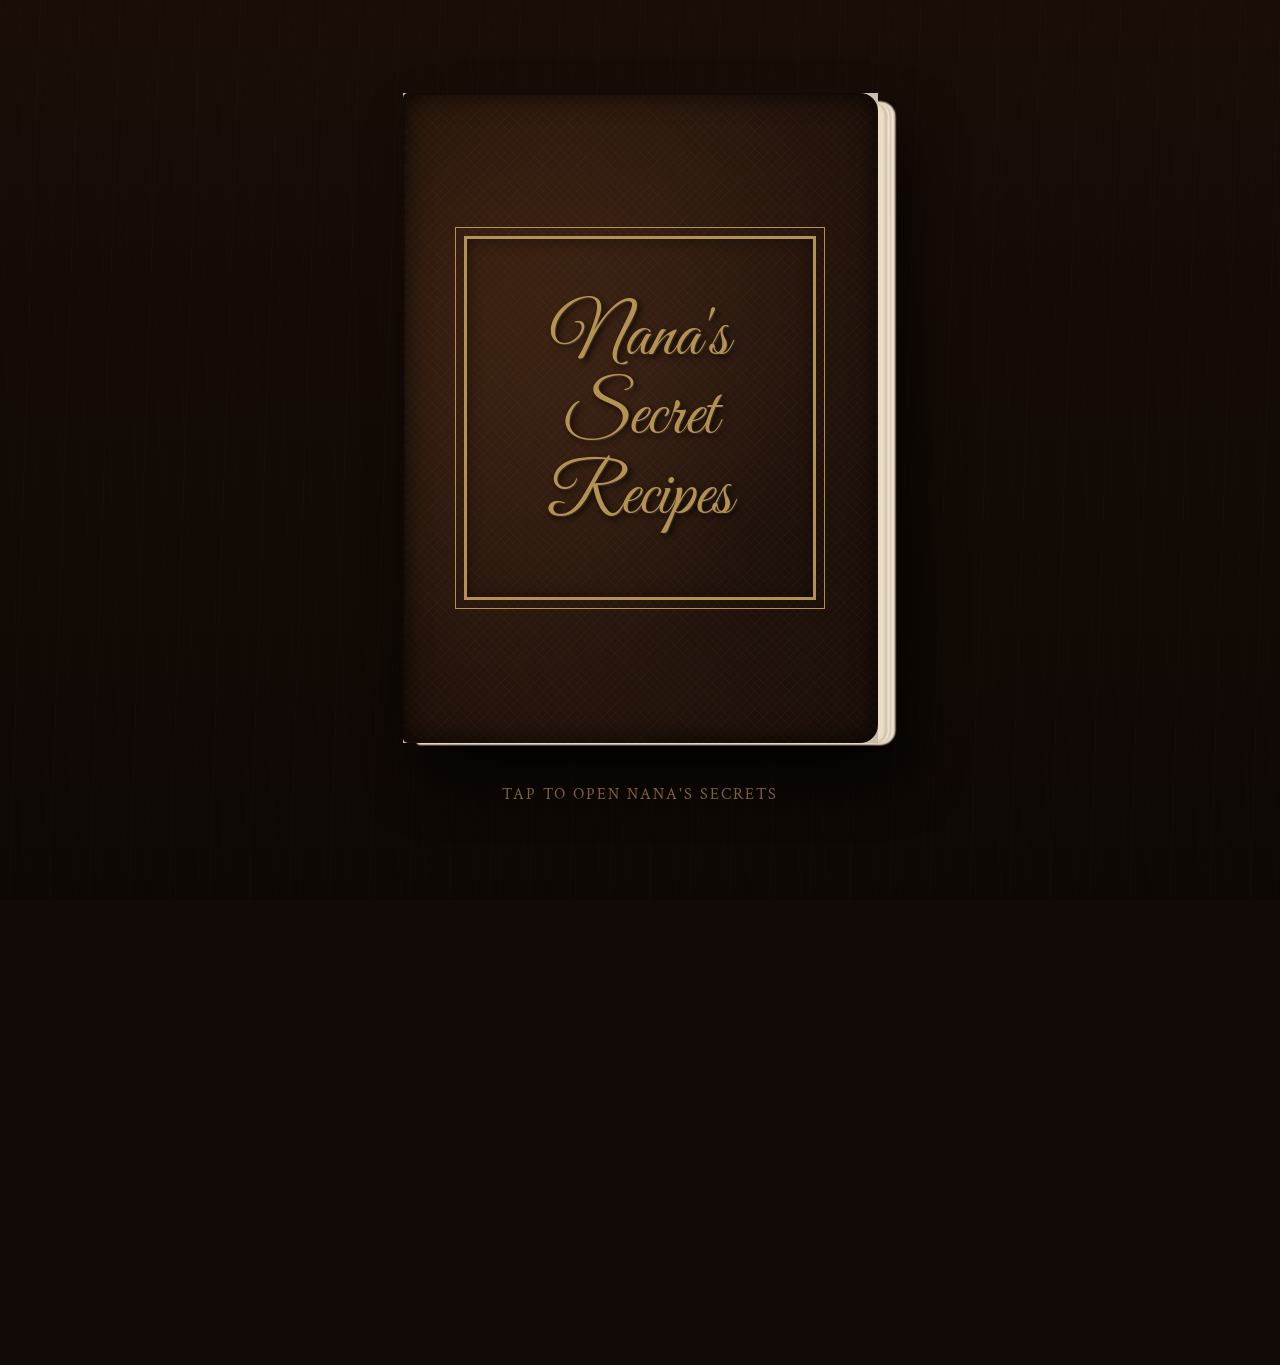
<file: index.html>
<!DOCTYPE html>
<html lang="en">
<head>

    <meta charset="UTF-8">
    <meta name="viewport" content="width=device-width, initial-scale=1.0">
    <title>Nana's Secret Recipe Book</title>
    <link href="https://cdn.jsdelivr.net/npm/bootstrap@5.3.0/dist/css/bootstrap.min.css" rel="stylesheet">
    <link href="https://fonts.googleapis.com/css2?family=Crimson+Text:ital,wght@0,400;0,700;1,400&family=Great+Vibes&display=swap" rel="stylesheet">
    
    <style>
        body, html { 
            margin: 0; 
            padding: 0; 
            height: 100%;
            background-color: #120a07;
            overflow: hidden;
        }

        .book-stage {
            background-color: #120a07;
            background-image:
                repeating-linear-gradient(
                    92deg,
                    rgba(255,255,255,0.012) 0px,
                    rgba(255,255,255,0.012) 1px,
                    transparent 1px,
                    transparent 40px
                ),
                repeating-linear-gradient(
                    88deg,
                    rgba(255,255,255,0.008) 0px,
                    rgba(255,255,255,0.008) 1px,
                    transparent 1px,
                    transparent 25px
                ),
                linear-gradient(180deg, #1a0d08 0%, #120a05 50%, #0e0804 100%);
            height: 100vh;
            display: flex;
            flex-direction: column;
            justify-content: center;
            align-items: center;
            perspective: 2500px;
        }

        .book-container {
            width: 475px; 
            height: 650px;
            position: relative;
            transform-style: preserve-3d;
            transition: transform 1s cubic-bezier(0.645, 0.045, 0.355, 1);
            cursor: pointer;
            transform: translateX(0px);
        }

        .book-container::before {
            content: '';
            position: absolute;
            top: 5px;
            left: 10px;
            width: 100%;
            height: 100%;
            background: #eaddca;
            border: 1px solid #d4c3ab;
            border-radius: 5px 15px 15px 5px;
            box-shadow: 
                2px 0 0 #d4c3ab, 
                4px 0 0 #f5eadc, 
                6px 0 0 #d4c3ab, 
                8px 0 0 #f5eadc, 
                10px 0 0 #d4c3ab,
                15px 30px 60px rgba(0,0,0,0.9);
            transform: translateZ(-25px);
        }

        .book-container.is-open {
            transform: translateX(237.5px);
        }

        .book-page {
            width: 100%;
            height: 100%;
            position: absolute;
            top: 0;
            left: 0;
            transform-origin: left;
            transition: transform 1s ease-in-out;
            transform-style: preserve-3d;
        }

        .book-cover-front {
            background-color: #2b1b12;
            background-image: 
                repeating-linear-gradient(
                    45deg,
                    rgba(255,255,255,0.015) 0px,
                    rgba(255,255,255,0.015) 1px,
                    transparent 1px,
                    transparent 6px
                ),
                repeating-linear-gradient(
                    -45deg,
                    rgba(255,255,255,0.015) 0px,
                    rgba(255,255,255,0.015) 1px,
                    transparent 1px,
                    transparent 6px
                ),
                radial-gradient(ellipse at 20% 30%, rgba(80,45,20,0.4) 0%, transparent 60%),
                radial-gradient(ellipse at 80% 70%, rgba(15,8,4,0.5) 0%, transparent 60%),
                radial-gradient(ellipse at 50% 50%, #3a2216 0%, #1e1008 100%);
            filter: none; 
            z-index: 10;
            border-radius: 5px 18px 18px 5px;
            display: flex;
            align-items: center;
            justify-content: center;
            border: 2px solid rgba(0,0,0,0.4);
            box-shadow: inset 0 0 25px rgba(0,0,0,0.7);
            backface-visibility: hidden;
            padding: 40px; 
        }

        .book-title-gold {
            font-family: 'Great Vibes', cursive;
            color: #c5a059;
            font-size: 4.5rem;
            text-align: center;
            border: 3px solid #c5a059;
            outline: 1px solid #c5a059;
            outline-offset: 8px;
            padding: 60px 20px;
            width: 90%;
            line-height: 1.1;
            opacity: 0.9;
            text-shadow: 1px 1px 0px rgba(255,255,255,0.1), 3px 3px 6px rgba(0,0,0,0.9);
            box-shadow: inset 0 0 15px rgba(0,0,0,0.5);
        }

        .book-container.is-open .book-cover-front {
            transform: rotateY(-180deg);
        }

        .holo-overlay {
            position: absolute;
            inset: 0;
            border-radius: 5px 18px 18px 5px;
            pointer-events: none;
            opacity: 0;
            transition: opacity 0.4s ease;
            background: 
                radial-gradient(ellipse at var(--mx, 50%) var(--my, 50%), 
                    rgba(255,210,140,0.45) 0%, 
                    transparent 60%),
                linear-gradient(
                    var(--angle, 135deg),
                    hsla(20,50%,15%,0.6) 0%,
                    hsla(35,65%,40%,0.5) 20%,
                    hsla(42,80%,62%,0.45) 35%,
                    hsla(30,60%,30%,0.5) 50%,
                    hsla(25,55%,20%,0.6) 65%,
                    hsla(40,70%,50%,0.45) 80%,
                    hsla(28,55%,25%,0.6) 100%
                );
            mix-blend-mode: soft-light;
            z-index: 11;
        }

        .book-cover-front:hover .holo-overlay,
        .book-container:not(.is-open):hover .holo-overlay {
            opacity: 1;
        }

        .page-inside {
            background-color: #eaddca;
            background-image:
                radial-gradient(ellipse at 10% 10%, rgba(255,248,235,0.6) 0%, transparent 50%),
                radial-gradient(ellipse at 90% 90%, rgba(200,175,140,0.4) 0%, transparent 50%),
                repeating-linear-gradient(
                    102deg,
                    rgba(0,0,0,0.012) 0px,
                    transparent 1px,
                    transparent 8px
                ),
                radial-gradient(circle at bottom right, transparent 60%, rgba(0,0,0,0.08) 100%);
            padding: 60px;
            font-family: 'Crimson Text', serif;
            color: #2b1e16;
            box-shadow: inset 5px 0 15px rgba(0,0,0,0.2);
            overflow: hidden;
        }

        .page-left {
            z-index: 9;
            transform: rotateY(0deg);
            backface-visibility: visible;
            border-right: 3px solid rgba(0,0,0,0.15);
        }

        .book-container.is-open .page-left {
            transform: rotateY(-180deg);
        }

        .page-right {
            z-index: 1;
            overflow-y: auto;
        }

        .recipe-list { list-style: none; padding: 0; margin: 0; }
        .recipe-list li {
            display: flex;
            align-items: baseline;
            margin-bottom: 16px;
            font-size: 1.15rem;
        }
        .recipe-list li .toc-number {
            font-size: 0.85rem;
            color: #8b6f5e;
            margin-right: 8px;
            min-width: 22px;
            font-style: italic;
        }
        .recipe-list li a {
            cursor: pointer;
            text-decoration: none;
            color: #2b1e16;
            transition: color 0.2s;
            white-space: nowrap;
            font-size: 1.15rem;
        }
        .recipe-list li a:hover { color: #c5a059; }
        .recipe-list li .toc-dots {
            flex: 1;
            border-bottom: 1.5px dotted #a08878;
            margin: 0 8px 4px 8px;
            min-width: 20px;
        }
        .recipe-list li .toc-page {
            font-size: 0.95rem;
            color: #5d4037;
            font-style: italic;
            min-width: 16px;
            text-align: right;
        }
        .toc-divider {
            border: none;
            border-top: 1px solid rgba(0,0,0,0.12);
            margin: 16px 0 14px 0;
        }
        .handwritten { font-style: italic; font-size: 1.35rem; line-height: 1.6; color: #3d2b1f; }
        
        .hint {
            margin-top: 40px;
            color: #c5a059;
            font-family: 'Crimson Text', serif;
            letter-spacing: 2px;
            text-transform: uppercase;
            font-size: 1rem;
            opacity: 0.6;
            animation: pulse 2s infinite;
        }

        @keyframes pulse {
            0% { opacity: 0.3; }
            50% { opacity: 0.7; }
            100% { opacity: 0.3; }
        }
    </style>
</head>
<body>

    <div class="book-stage">
        
        <div class="book-container" id="recipeBook">
            
            <div class="book-page book-cover-front">
                <div class="holo-overlay" id="holoOverlay"></div>
                <div class="book-title-gold">Nana's<br>Secret Recipes</div>
            </div>

            <div class="book-page page-inside page-left">
                <div style="transform: scaleX(-1);"> 
                    <h2 style="font-family: 'Great Vibes'; margin-bottom: 4px; font-size: 3rem;">The Index</h2>
                    <p style="font-size: 0.7rem; letter-spacing: 2px; text-transform: uppercase; color: #a08878; margin-bottom: 20px;">Table of Contents</p>
                    <hr class="toc-divider">
                    <ul class="recipe-list">
                        <li>
                            <span class="toc-number">I.</span>
                            <a onclick="window.location.href='product.html'">Products</a>
                            <span class="toc-dots"></span>
                            <span class="toc-page">1</span>
                        </li>
                        <li>
                            <span class="toc-number">II.</span>
                            <a onclick="window.location.href='about.html'">About</a>
                            <span class="toc-dots"></span>
                            <span class="toc-page">12</span>
                        </li>
                                                <li>
                            <span class="toc-number">II.</span>
                            <a onclick="window.location.href='notes.html'">Notes</a>
                            <span class="toc-dots"></span>
                            <span class="toc-page">16</span>
                        </li>
                        <li>
                            <span class="toc-number">II.</span>
                            <a onclick="window.location.href='snapshot.html'">Recipes</a>
                            <span class="toc-dots"></span>
                            <span class="toc-page">28</span>
                        </li>
                        <li>
                            <span class="toc-number">IV.</span>
                            <a onclick="window.location.href='contact.html'">Contact</a>
                            <span class="toc-dots"></span>
                            <span class="toc-page">36</span>
                        </li>
                        <li>
                            <span class="toc-number">V.</span>
                            <a onclick="window.location.href='calendar.html'">Calendar</a>
                            <span class="toc-dots"></span>
                            <span class="toc-page">43</span>
                        </li>
                        

                    </ul>
                    <hr class="toc-divider">
                    <p class="fst-italic" style="font-size: 1rem; color: #8b6f5e; margin-top: 16px;">"Property of Nana's Kitchen"</p>
                </div>
            </div>
                                        <span class="toc-number">II.</span>
                            <a onclick="window.location.href='calendar.html'">Calendar</a>
                            <span class="toc-dots"></span>
                            <span class="toc-page">43</span>
                        </li>

            <div class="book-page page-inside page-right">
                <h2 style="font-family: 'Great Vibes'; margin-bottom: 10px; color: #5d4037; font-size: 3rem;">With love ❤️</h2>
                <p class="small text-uppercase" style="font-size: 0.8rem; opacity: 0.6; letter-spacing: 2px;">From Nana's Heart</p>
                <hr style="border-color: rgba(0,0,0,0.1); margin: 20px 0;">
                
                <div class="handwritten">
                    <p>My dear,</p>
                    <p>
                        If you're reading this, it means you've found your way into my little collection of recipes — 
                        the ones that filled our home with warmth and laughter.
                    </p>
                    <p>
                        Don't worry if things don't come out perfect. Add your own touch, make a mess, and laugh. 
                        That's how traditions grow.
                    </p>
                    <p style="margin-bottom: 5px;">Food tastes better when it's given with love.</p>
                    
                    <div style="font-family: 'Great Vibes'; font-size: 2.5rem; text-align: right; margin-top: 30px; color: #5d4037;">
                        With all my heart, <br>
                        Nana
                    </div>
                </div>
            </div>

        </div>

        <div class="hint">Tap to open Nana's secrets</div>

    </div>

    <script>
        const book = document.getElementById('recipeBook');
        const holo = document.getElementById('holoOverlay');
        const cover = document.querySelector('.book-cover-front');

        book.addEventListener('click', () => {
            book.classList.toggle('is-open');
        });

        cover.addEventListener('mousemove', (e) => {
            const rect = cover.getBoundingClientRect();
            const x = ((e.clientX - rect.left) / rect.width) * 100;
            const y = ((e.clientY - rect.top) / rect.height) * 100;
            const angle = Math.atan2(e.clientY - (rect.top + rect.height / 2), e.clientX - (rect.left + rect.width / 2)) * (180 / Math.PI) + 180;
            holo.style.setProperty('--mx', x + '%');
            holo.style.setProperty('--my', y + '%');
            holo.style.setProperty('--angle', angle + 'deg');
        });
    </script>
<!-- ── FOOTER ── -->
<footer style="width:100%;max-width:980px;margin-top:48px;padding:0 16px 40px;">
  <div style="background:#1a0e09;border-top:1px solid rgba(197,160,89,0.3);border-radius:0 0 8px 8px;padding:48px 40px 32px;font-family:'Crimson Text',serif;">

    <!-- Top row: 3 columns -->
    <div style="display:grid;grid-template-columns:repeat(auto-fit,minmax(200px,1fr));gap:36px;margin-bottom:40px;">

      <!-- Contact -->
      <div>
        <h4 style="font-family:'Great Vibes',cursive;color:#c5a059;font-size:1.8rem;margin-bottom:14px;">Get in Touch</h4>
        <div style="display:flex;flex-direction:column;gap:10px;color:rgba(234,221,202,0.75);font-size:1rem;line-height:1.6;">
          <span>📍 14 Willow Creek Lane<br>&nbsp;&nbsp;&nbsp;&nbsp;&nbsp;Willow Creek, TX 78201</span>
          <a href="tel:+15125550178" style="color:rgba(234,221,202,0.75);text-decoration:none;">📞 (512) 555-0178</a>
          <a href="mailto:jenna@thestableheirloom.com" style="color:#c5a059;text-decoration:none;">✉️ jenna@thestableheirloom.com</a>
        </div>
      </div>

      <!-- Newsletter -->
      <div>
        <h4 style="font-family:'Great Vibes',cursive;color:#c5a059;font-size:1.8rem;margin-bottom:14px;">Letters from the Kitchen</h4>
        <p style="color:rgba(234,221,202,0.6);font-size:0.92rem;margin-bottom:14px;line-height:1.5;">Recipes, stories & heirlooms — delivered to your inbox.</p>
        <div style="display:flex;flex-direction:column;gap:8px;">
          <input
            type="email"
            placeholder="your@email.com"
            style="background:rgba(255,255,255,0.07);border:1px solid rgba(197,160,89,0.35);border-radius:3px;padding:10px 14px;color:#eaddca;font-family:'Crimson Text',serif;font-size:1rem;outline:none;"
            onfocus="this.style.borderColor='rgba(197,160,89,0.8)'"
            onblur="this.style.borderColor='rgba(197,160,89,0.35)'"
          >
          <button
            style="background:rgba(197,160,89,0.15);border:1px solid #c5a059;color:#c5a059;font-family:'Crimson Text',serif;font-size:0.78rem;text-transform:uppercase;letter-spacing:2px;padding:10px;border-radius:3px;cursor:pointer;transition:background 0.2s;"
            onmouseover="this.style.background='rgba(197,160,89,0.28)'"
            onmouseout="this.style.background='rgba(197,160,89,0.15)'"
          >Subscribe →</button>
        </div>
      </div>

      <!-- Social -->
      <div>
        <h4 style="font-family:'Great Vibes',cursive;color:#c5a059;font-size:1.8rem;margin-bottom:14px;">Find Jenna</h4>
        <div style="display:flex;flex-direction:column;gap:10px;">
          <a href="https://instagram.com/thestableheirloom" target="_blank"
            style="display:flex;align-items:center;gap:10px;color:rgba(234,221,202,0.75);text-decoration:none;font-size:1rem;transition:color 0.2s;"
            onmouseover="this.style.color='#c5a059'" onmouseout="this.style.color='rgba(234,221,202,0.75)'">
            <svg width="18" height="18" viewBox="0 0 24 24" fill="none" stroke="currentColor" stroke-width="1.5" stroke-linecap="round" stroke-linejoin="round"><rect x="2" y="2" width="20" height="20" rx="5"/><circle cx="12" cy="12" r="5"/><circle cx="17.5" cy="6.5" r="1" fill="currentColor" stroke="none"/></svg>
            @thestableheirloom
          </a>
          <a href="https://pinterest.com/thestableheirloom" target="_blank"
            style="display:flex;align-items:center;gap:10px;color:rgba(234,221,202,0.75);text-decoration:none;font-size:1rem;transition:color 0.2s;"
            onmouseover="this.style.color='#c5a059'" onmouseout="this.style.color='rgba(234,221,202,0.75)'">
            <svg width="18" height="18" viewBox="0 0 24 24" fill="none" stroke="currentColor" stroke-width="1.5" stroke-linecap="round" stroke-linejoin="round"><path d="M12 2C6.48 2 2 6.48 2 12c0 4.24 2.65 7.86 6.39 9.29-.09-.78-.17-1.98.04-2.83.18-.76 1.24-5.26 1.24-5.26s-.32-.63-.32-1.56c0-1.46.85-2.55 1.9-2.55.9 0 1.33.67 1.33 1.48 0 .9-.57 2.26-.87 3.51-.25 1.05.52 1.9 1.54 1.9 1.85 0 3.28-1.95 3.28-4.77 0-2.49-1.79-4.23-4.35-4.23-2.96 0-4.7 2.22-4.7 4.51 0 .89.34 1.85.77 2.37.08.1.09.19.07.29-.08.32-.25 1.05-.29 1.2-.05.19-.16.23-.37.14C7.6 15.22 7 13.66 7 12.19c0-3.16 2.3-6.06 6.63-6.06 3.48 0 6.19 2.48 6.19 5.79 0 3.46-2.18 6.24-5.2 6.24-1.02 0-1.97-.53-2.3-1.15l-.62 2.33c-.23.87-.84 1.96-1.25 2.62.94.29 1.94.45 2.97.45 5.52 0 10-4.48 10-10S17.52 2 12 2z"/></svg>
            The Stable Heirloom
          </a>
          <a href="https://facebook.com/thestableheirloom" target="_blank"
            style="display:flex;align-items:center;gap:10px;color:rgba(234,221,202,0.75);text-decoration:none;font-size:1rem;transition:color 0.2s;"
            onmouseover="this.style.color='#c5a059'" onmouseout="this.style.color='rgba(234,221,202,0.75)'">
            <svg width="18" height="18" viewBox="0 0 24 24" fill="none" stroke="currentColor" stroke-width="1.5" stroke-linecap="round" stroke-linejoin="round"><path d="M18 2h-3a5 5 0 0 0-5 5v3H7v4h3v8h4v-8h3l1-4h-4V7a1 1 0 0 1 1-1h3z"/></svg>
            The Stable Heirloom
          </a>
          <a href="https://tiktok.com/@thestableheirloom" target="_blank"
            style="display:flex;align-items:center;gap:10px;color:rgba(234,221,202,0.75);text-decoration:none;font-size:1rem;transition:color 0.2s;"
            onmouseover="this.style.color='#c5a059'" onmouseout="this.style.color='rgba(234,221,202,0.75)'">
            <svg width="18" height="18" viewBox="0 0 24 24" fill="none" stroke="currentColor" stroke-width="1.5" stroke-linecap="round" stroke-linejoin="round"><path d="M9 12a4 4 0 1 0 4 4V4a5 5 0 0 0 5 5"/></svg>
            @thestableheirloom
          </a>
        </div>
      </div>

    </div>

    <!-- Divider -->
    <div style="border-top:1px solid rgba(197,160,89,0.15);padding-top:20px;display:flex;justify-content:space-between;align-items:center;flex-wrap:wrap;gap:10px;">
      <span style="font-family:'Great Vibes',cursive;color:rgba(197,160,89,0.5);font-size:1.4rem;">The Stable Heirloom</span>
      <span style="color:rgba(234,221,202,0.3);font-size:0.8rem;letter-spacing:1px;">© 2025 Jenna · All rights reserved</span>
    </div>

  </div>
</footer>

</body>
</html>
</file>
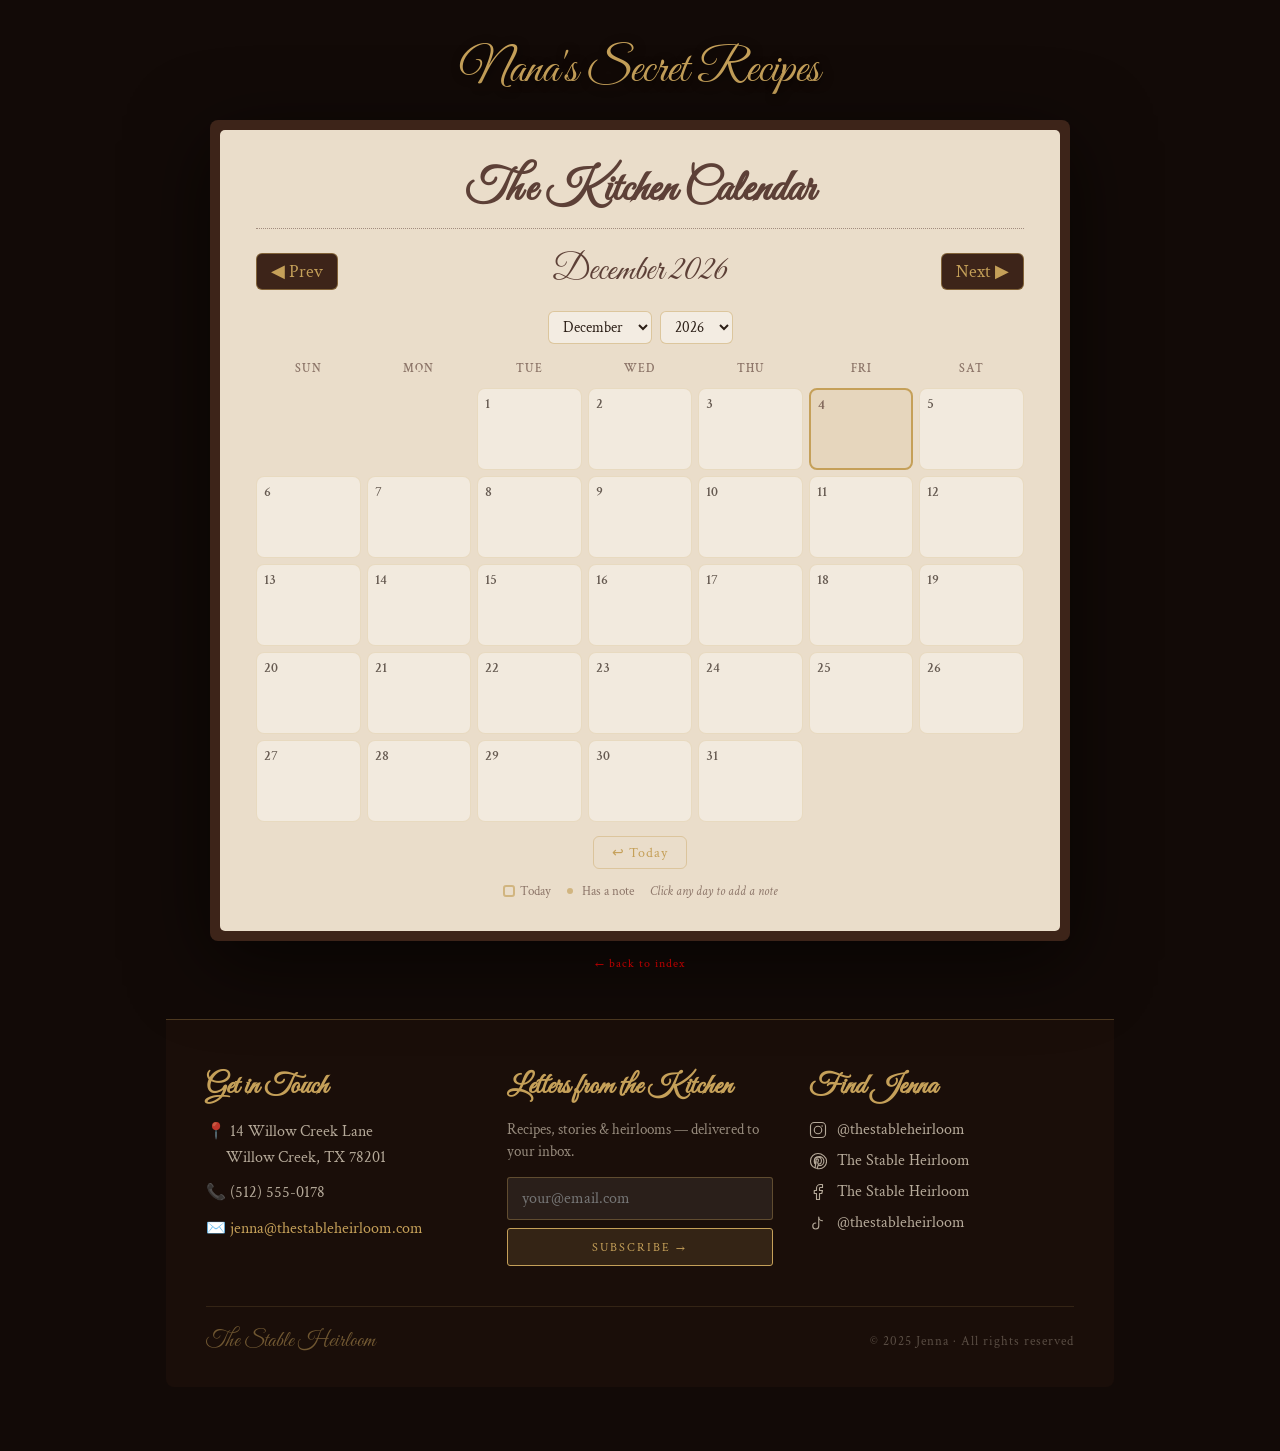
<file: calendar.html>
<!DOCTYPE html>
<html lang="en">
<head>
    <meta charset="UTF-8">
    <meta name="viewport" content="width=device-width, initial-scale=1.0">
    <title>Nana's Kitchen — Calendar</title>
    <link href="https://fonts.googleapis.com/css2?family=Crimson+Text:ital,wght@0,400;0,600;0,700;1,400;1,600&family=Great+Vibes&display=swap" rel="stylesheet">
    <style>
        *, *::before, *::after { box-sizing: border-box; margin: 0; padding: 0; }
        :root {
            --ink: #2b1e16; --parchment: #eaddca; --leather: #3d2419;
            --gold: #c5a059; --sepia: #5d4037; --page-w: 860px;
        }
        body {
            background: #120a07 url('https://www.transparenttextures.com/patterns/dark-wood.png');
            font-family: 'Crimson Text', serif; color: var(--ink);
            min-height: 100vh; display: flex; flex-direction: column;
            align-items: center; padding: 40px 20px 24px;
        }
        .site-header { margin-bottom: 20px; text-align: center; width: 100%; max-width: var(--page-w); }
        .site-header a { font-family: 'Great Vibes', cursive; color: var(--gold); font-size: 3rem; text-decoration: none; text-shadow: 2px 2px 10px rgba(0,0,0,0.5); }
        .book-container { filter: drop-shadow(0 20px 40px rgba(0,0,0,0.6)); width: 100%; max-width: var(--page-w); }
        .book { background: var(--leather); padding: 10px; border-radius: 8px; }
        .page { background: var(--parchment) url('https://www.transparenttextures.com/patterns/parchment.png'); padding: 32px 36px; border-radius: 5px; min-height: 580px; }
        .page-heading { font-family: 'Great Vibes', cursive; color: var(--sepia); font-size: 2.8rem; text-align: center; margin-bottom: 6px; }
        .page-rule { border: none; border-top: 1px dotted var(--sepia); margin: 10px 0 20px; opacity: 0.5; }
        .cal-nav { display: flex; align-items: center; justify-content: space-between; margin-bottom: 18px; }
        .nav-btn { background: var(--leather); color: var(--gold); border: 1px solid rgba(197,160,89,0.5); border-radius: 6px; padding: 6px 14px; cursor: pointer; font-family: 'Crimson Text', serif; font-size: 1.1rem; transition: background 0.2s; }
        .nav-btn:hover { background: #5c3828; }
        .month-year { font-family: 'Great Vibes', cursive; font-size: 2.2rem; color: var(--sepia); text-align: center; flex: 1; }
        .jump-row { display: flex; justify-content: center; gap: 8px; margin-bottom: 16px; }
        .jump-select { font-family: 'Crimson Text', serif; font-size: 0.95rem; background: rgba(255,255,255,0.45); border: 1px solid rgba(197,160,89,0.5); border-radius: 6px; padding: 5px 10px; color: var(--ink); cursor: pointer; outline: none; }
        .jump-select:focus { border-color: var(--gold); }
        .cal-grid { display: grid; grid-template-columns: repeat(7, 1fr); gap: 6px; }
        .day-header { text-align: center; font-size: 0.78rem; text-transform: uppercase; letter-spacing: 1px; color: var(--sepia); opacity: 0.65; padding-bottom: 6px; font-weight: 600; }
        .day-cell { background: rgba(255,255,255,0.38); border: 1px solid rgba(197,160,89,0.22); border-radius: 8px; min-height: 82px; padding: 6px 7px; position: relative; transition: background 0.15s, box-shadow 0.15s; cursor: pointer; }
        .day-cell:hover { background: rgba(255,255,255,0.58); box-shadow: 0 2px 10px rgba(0,0,0,0.08); }
        .day-cell.empty { background: transparent; border-color: transparent; cursor: default; pointer-events: none; }
        .day-cell.today { border: 2px solid var(--gold); background: rgba(197,160,89,0.12); }
        .day-cell.today .day-num { color: var(--sepia); font-weight: 700; }
        .day-cell.has-note { background: rgba(197,160,89,0.15); }
        .day-num { font-size: 0.88rem; font-weight: 600; color: var(--ink); opacity: 0.7; display: block; margin-bottom: 3px; }
        .day-note { font-size: 0.78rem; color: var(--sepia); line-height: 1.3; font-style: italic; word-break: break-word; display: -webkit-box; -webkit-line-clamp: 2; -webkit-box-orient: vertical; overflow: hidden; }
        .note-dot { width: 6px; height: 6px; border-radius: 50%; background: var(--gold); display: inline-block; margin-right: 4px; vertical-align: middle; }
        .modal-overlay { display: none; position: fixed; inset: 0; background: rgba(0,0,0,0.7); z-index: 100; align-items: center; justify-content: center; }
        .modal-overlay.open { display: flex; }
        .modal { background: var(--parchment) url('https://www.transparenttextures.com/patterns/parchment.png'); border: 3px solid var(--leather); border-radius: 12px; padding: 32px; width: 100%; max-width: 380px; box-shadow: 0 20px 60px rgba(0,0,0,0.5); }
        .modal h3 { font-family: 'Great Vibes', cursive; color: var(--sepia); font-size: 2rem; margin-bottom: 12px; text-align: center; }
        .modal-date { text-align: center; font-style: italic; opacity: 0.65; font-size: 0.95rem; margin-bottom: 16px; }
        .modal textarea { width: 100%; min-height: 110px; padding: 10px; font-family: 'Crimson Text', serif; font-size: 1rem; background: rgba(255,255,255,0.55); border: 1px solid rgba(197,160,89,0.5); border-radius: 8px; color: var(--ink); resize: vertical; outline: none; line-height: 1.5; }
        .modal textarea:focus { border-color: var(--gold); }
        .modal textarea::placeholder { opacity: 0.5; font-style: italic; }
        .modal-actions { display: flex; gap: 8px; margin-top: 14px; }
        .btn-save { flex: 1; padding: 10px; background: var(--leather); color: var(--gold); border: 1px solid var(--gold); border-radius: 8px; cursor: pointer; font-family: 'Great Vibes', cursive; font-size: 1.5rem; transition: background 0.2s; }
        .btn-save:hover { background: #5c3828; }
        .btn-delete { padding: 10px 14px; background: transparent; color: #8b2020; border: 1px solid rgba(139,32,32,0.3); border-radius: 8px; cursor: pointer; font-family: 'Crimson Text', serif; font-size: 0.9rem; }
        .btn-delete:hover { border-color: #8b2020; }
        .btn-close-modal { padding: 10px 14px; background: transparent; color: var(--sepia); border: 1px solid rgba(93,64,55,0.3); border-radius: 8px; cursor: pointer; font-family: 'Crimson Text', serif; font-size: 0.9rem; }
        .btn-close-modal:hover { border-color: var(--sepia); }
        .today-btn { display: block; margin: 14px auto 0; background: transparent; color: var(--gold); border: 1px solid rgba(197,160,89,0.4); border-radius: 6px; padding: 6px 18px; cursor: pointer; font-family: 'Crimson Text', serif; font-size: 0.9rem; letter-spacing: 1px; transition: background 0.2s; }
        .today-btn:hover { background: rgba(197,160,89,0.1); }
        .legend { display: flex; gap: 16px; justify-content: center; margin-top: 14px; font-size: 0.8rem; color: var(--sepia); opacity: 0.65; flex-wrap: wrap; }
        .legend span { display: flex; align-items: center; gap: 5px; }
        @media (max-width: 680px) {
            .page { padding: 20px 14px; }
            .day-cell { min-height: 58px; padding: 4px 5px; }
            .day-note { display: none; }
            .month-year { font-size: 1.7rem; }
        }
    </style>
</head>
<body>

<header class="site-header">
    <a href="#">Nana's Secret Recipes</a>
</header>

<div class="book-container">
    <div class="book">
        <div class="page">
            <h2 class="page-heading">The Kitchen Calendar</h2>
            <hr class="page-rule">
            <div class="cal-nav">
                <button class="nav-btn" id="prevBtn">&#9664; Prev</button>
                <div class="month-year" id="monthYear"></div>
                <button class="nav-btn" id="nextBtn">Next &#9654;</button>
            </div>
            <div class="jump-row">
                <select class="jump-select" id="monthSelect"></select>
                <select class="jump-select" id="yearSelect"></select>
            </div>
            <div class="cal-grid" id="calGrid">
                <div class="day-header">Sun</div>
                <div class="day-header">Mon</div>
                <div class="day-header">Tue</div>
                <div class="day-header">Wed</div>
                <div class="day-header">Thu</div>
                <div class="day-header">Fri</div>
                <div class="day-header">Sat</div>
            </div>
            <button class="today-btn" id="todayBtn">&#x21A9; Today</button>
            <div class="legend">
                <span><span style="width:12px;height:12px;border:2px solid var(--gold);border-radius:3px;display:inline-block;"></span> Today</span>
                <span><span class="note-dot"></span> Has a note</span>
                <span style="font-style:italic;">Click any day to add a note</span>
            </div>
        </div>
    </div>
</div>

<div class="modal-overlay" id="modalOverlay">
    <div class="modal">
        <h3>Nana's Note</h3>
        <p class="modal-date" id="modalDateLabel"></p>
        <textarea id="noteTextarea" placeholder="Jot down a recipe, reminder, or memory for this day&#8230;"></textarea>
        <div class="modal-actions">
            <button class="btn-save" id="saveBtn">Save &#10003;</button>
            <button class="btn-delete" id="deleteBtn">Clear</button>
            <button class="btn-close-modal" id="closeModal">Cancel</button>
        </div>
    </div>
</div>

<a href="index.html" style="display:block; margin-top:14px; text-align:center; font-family:'Crimson Text',serif; font-size:0.78rem; color:rgb(255, 0, 0); text-decoration:none; letter-spacing:1px;" onmouseover="this.style.color='#c5a059'" onmouseout="this.style.color='rgba(197,160,89,0.5)'">← back to index</a>

<footer style="width:100%;max-width:980px;margin-top:48px;padding:0 16px 40px;">
  <div style="background:#1a0e09;border-top:1px solid rgba(197,160,89,0.3);border-radius:0 0 8px 8px;padding:48px 40px 32px;font-family:'Crimson Text',serif;">
    <div style="display:grid;grid-template-columns:repeat(auto-fit,minmax(200px,1fr));gap:36px;margin-bottom:40px;">
      <div>
        <h4 style="font-family:'Great Vibes',cursive;color:#c5a059;font-size:1.8rem;margin-bottom:14px;">Get in Touch</h4>
        <div style="display:flex;flex-direction:column;gap:10px;color:rgba(234,221,202,0.75);font-size:1rem;line-height:1.6;">
          <span>&#128205; 14 Willow Creek Lane<br>&nbsp;&nbsp;&nbsp;&nbsp;&nbsp;Willow Creek, TX 78201</span>
          <a href="tel:+15125550178" style="color:rgba(234,221,202,0.75);text-decoration:none;">&#128222; (512) 555-0178</a>
          <a href="mailto:jenna@thestableheirloom.com" style="color:#c5a059;text-decoration:none;">&#9993;&#65039; jenna@thestableheirloom.com</a>
        </div>
      </div>
      <div>
        <h4 style="font-family:'Great Vibes',cursive;color:#c5a059;font-size:1.8rem;margin-bottom:14px;">Letters from the Kitchen</h4>
        <p style="color:rgba(234,221,202,0.6);font-size:0.92rem;margin-bottom:14px;line-height:1.5;">Recipes, stories &amp; heirlooms &mdash; delivered to your inbox.</p>
        <div style="display:flex;flex-direction:column;gap:8px;">
          <input type="email" placeholder="your@email.com" style="background:rgba(255,255,255,0.07);border:1px solid rgba(197,160,89,0.35);border-radius:3px;padding:10px 14px;color:#eaddca;font-family:'Crimson Text',serif;font-size:1rem;outline:none;" onfocus="this.style.borderColor='rgba(197,160,89,0.8)'" onblur="this.style.borderColor='rgba(197,160,89,0.35)'">
          <button style="background:rgba(197,160,89,0.15);border:1px solid #c5a059;color:#c5a059;font-family:'Crimson Text',serif;font-size:0.78rem;text-transform:uppercase;letter-spacing:2px;padding:10px;border-radius:3px;cursor:pointer;" onmouseover="this.style.background='rgba(197,160,89,0.28)'" onmouseout="this.style.background='rgba(197,160,89,0.15)'">Subscribe &#8594;</button>
        </div>
      </div>
      <div>
        <h4 style="font-family:'Great Vibes',cursive;color:#c5a059;font-size:1.8rem;margin-bottom:14px;">Find Jenna</h4>
        <div style="display:flex;flex-direction:column;gap:10px;">
          <a href="https://instagram.com/thestableheirloom" target="_blank" style="display:flex;align-items:center;gap:10px;color:rgba(234,221,202,0.75);text-decoration:none;font-size:1rem;" onmouseover="this.style.color='#c5a059'" onmouseout="this.style.color='rgba(234,221,202,0.75)'">
            <svg width="18" height="18" viewBox="0 0 24 24" fill="none" stroke="currentColor" stroke-width="1.5" stroke-linecap="round" stroke-linejoin="round"><rect x="2" y="2" width="20" height="20" rx="5"/><circle cx="12" cy="12" r="5"/><circle cx="17.5" cy="6.5" r="1" fill="currentColor" stroke="none"/></svg>
            @thestableheirloom
          </a>
          <a href="https://pinterest.com/thestableheirloom" target="_blank" style="display:flex;align-items:center;gap:10px;color:rgba(234,221,202,0.75);text-decoration:none;font-size:1rem;" onmouseover="this.style.color='#c5a059'" onmouseout="this.style.color='rgba(234,221,202,0.75)'">
            <svg width="18" height="18" viewBox="0 0 24 24" fill="none" stroke="currentColor" stroke-width="1.5"><path d="M12 2C6.48 2 2 6.48 2 12c0 4.24 2.65 7.86 6.39 9.29-.09-.78-.17-1.98.04-2.83.18-.76 1.24-5.26 1.24-5.26s-.32-.63-.32-1.56c0-1.46.85-2.55 1.9-2.55.9 0 1.33.67 1.33 1.48 0 .9-.57 2.26-.87 3.51-.25 1.05.52 1.9 1.54 1.9 1.85 0 3.28-1.95 3.28-4.77 0-2.49-1.79-4.23-4.35-4.23-2.96 0-4.7 2.22-4.7 4.51 0 .89.34 1.85.77 2.37.08.1.09.19.07.29-.08.32-.25 1.05-.29 1.2-.05.19-.16.23-.37.14C7.6 15.22 7 13.66 7 12.19c0-3.16 2.3-6.06 6.63-6.06 3.48 0 6.19 2.48 6.19 5.79 0 3.46-2.18 6.24-5.2 6.24-1.02 0-1.97-.53-2.3-1.15l-.62 2.33c-.23.87-.84 1.96-1.25 2.62.94.29 1.94.45 2.97.45 5.52 0 10-4.48 10-10S17.52 2 12 2z"/></svg>
            The Stable Heirloom
          </a>
          <a href="https://facebook.com/thestableheirloom" target="_blank" style="display:flex;align-items:center;gap:10px;color:rgba(234,221,202,0.75);text-decoration:none;font-size:1rem;" onmouseover="this.style.color='#c5a059'" onmouseout="this.style.color='rgba(234,221,202,0.75)'">
            <svg width="18" height="18" viewBox="0 0 24 24" fill="none" stroke="currentColor" stroke-width="1.5" stroke-linecap="round" stroke-linejoin="round"><path d="M18 2h-3a5 5 0 0 0-5 5v3H7v4h3v8h4v-8h3l1-4h-4V7a1 1 0 0 1 1-1h3z"/></svg>
            The Stable Heirloom
          </a>
          <a href="https://tiktok.com/@thestableheirloom" target="_blank" style="display:flex;align-items:center;gap:10px;color:rgba(234,221,202,0.75);text-decoration:none;font-size:1rem;" onmouseover="this.style.color='#c5a059'" onmouseout="this.style.color='rgba(234,221,202,0.75)'">
            <svg width="18" height="18" viewBox="0 0 24 24" fill="none" stroke="currentColor" stroke-width="1.5" stroke-linecap="round" stroke-linejoin="round"><path d="M9 12a4 4 0 1 0 4 4V4a5 5 0 0 0 5 5"/></svg>
            @thestableheirloom
          </a>
        </div>
      </div>
    </div>
    <div style="border-top:1px solid rgba(197,160,89,0.15);padding-top:20px;display:flex;justify-content:space-between;align-items:center;flex-wrap:wrap;gap:10px;">
      <span style="font-family:'Great Vibes',cursive;color:rgba(197,160,89,0.5);font-size:1.4rem;">The Stable Heirloom</span>
      <span style="color:rgba(234,221,202,0.3);font-size:0.8rem;letter-spacing:1px;">&copy; 2025 Jenna &middot; All rights reserved</span>
    </div>
  </div>
</footer>

<script>
const MONTHS = ["January","February","March","April","May","June","July","August","September","October","November","December"];
const today = new Date();
let viewYear = today.getFullYear();
let viewMonth = today.getMonth();

let notes = {};
try { notes = JSON.parse(localStorage.getItem('nanaCalNotes') || '{}'); } catch(e) {}
function saveNotes() { try { localStorage.setItem('nanaCalNotes', JSON.stringify(notes)); } catch(e) {} }
function noteKey(y, m, d) { return y + '-' + m + '-' + d; }

const monthSel = document.getElementById('monthSelect');
const yearSel = document.getElementById('yearSelect');

MONTHS.forEach(function(m, i) {
    var opt = document.createElement('option');
    opt.value = i; opt.textContent = m;
    monthSel.appendChild(opt);
});
for (var y = 1950; y <= 2100; y++) {
    var opt = document.createElement('option');
    opt.value = y; opt.textContent = y;
    yearSel.appendChild(opt);
}

function syncSelectors() { monthSel.value = viewMonth; yearSel.value = viewYear; }

function renderCalendar() {
    syncSelectors();
    document.getElementById('monthYear').textContent = MONTHS[viewMonth] + ' ' + viewYear;
    var grid = document.getElementById('calGrid');
    while (grid.children.length > 7) grid.removeChild(grid.lastChild);
    var firstDay = new Date(viewYear, viewMonth, 1).getDay();
    var daysInMonth = new Date(viewYear, viewMonth + 1, 0).getDate();
    for (var i = 0; i < firstDay; i++) {
        var blank = document.createElement('div');
        blank.className = 'day-cell empty';
        grid.appendChild(blank);
    }
    for (var d = 1; d <= daysInMonth; d++) {
        var key = noteKey(viewYear, viewMonth, d);
        var note = notes[key] || '';
        var isToday = (d === today.getDate() && viewMonth === today.getMonth() && viewYear === today.getFullYear());
        var cell = document.createElement('div');
        cell.className = 'day-cell' + (isToday ? ' today' : '') + (note ? ' has-note' : '');
        cell.innerHTML = '<span class="day-num">' + d + '</span>' +
            (note ? '<div class="day-note"><span class="note-dot"></span>' + note.replace(/</g,'&lt;') + '</div>' : '');
        (function(day) { cell.addEventListener('click', function() { openModal(day); }); })(d);
        grid.appendChild(cell);
    }
}

document.getElementById('prevBtn').addEventListener('click', function() {
    viewMonth--; if (viewMonth < 0) { viewMonth = 11; viewYear--; } renderCalendar();
});
document.getElementById('nextBtn').addEventListener('click', function() {
    viewMonth++; if (viewMonth > 11) { viewMonth = 0; viewYear++; } renderCalendar();
});
document.getElementById('todayBtn').addEventListener('click', function() {
    viewMonth = today.getMonth(); viewYear = today.getFullYear(); renderCalendar();
});
monthSel.addEventListener('change', function() { viewMonth = parseInt(monthSel.value); renderCalendar(); });
yearSel.addEventListener('change', function() { viewYear = parseInt(yearSel.value); renderCalendar(); });

var activeDay = null;
var overlay = document.getElementById('modalOverlay');
var textarea = document.getElementById('noteTextarea');

function openModal(day) {
    activeDay = day;
    textarea.value = notes[noteKey(viewYear, viewMonth, day)] || '';
    document.getElementById('modalDateLabel').textContent = MONTHS[viewMonth] + ' ' + day + ', ' + viewYear;
    overlay.classList.add('open');
    setTimeout(function() { textarea.focus(); }, 80);
}
function closeModal() { overlay.classList.remove('open'); activeDay = null; }

document.getElementById('saveBtn').addEventListener('click', function() {
    if (activeDay === null) return;
    var key = noteKey(viewYear, viewMonth, activeDay);
    var val = textarea.value.trim();
    if (val) notes[key] = val; else delete notes[key];
    saveNotes(); closeModal(); renderCalendar();
});
document.getElementById('deleteBtn').addEventListener('click', function() {
    if (activeDay === null) return;
    delete notes[noteKey(viewYear, viewMonth, activeDay)];
    saveNotes(); closeModal(); renderCalendar();
});
document.getElementById('closeModal').addEventListener('click', closeModal);
overlay.addEventListener('click', function(e) { if (e.target === overlay) closeModal(); });
document.addEventListener('keydown', function(e) { if (e.key === 'Escape') closeModal(); });

renderCalendar();
</script>
</body>
</html>
</file>
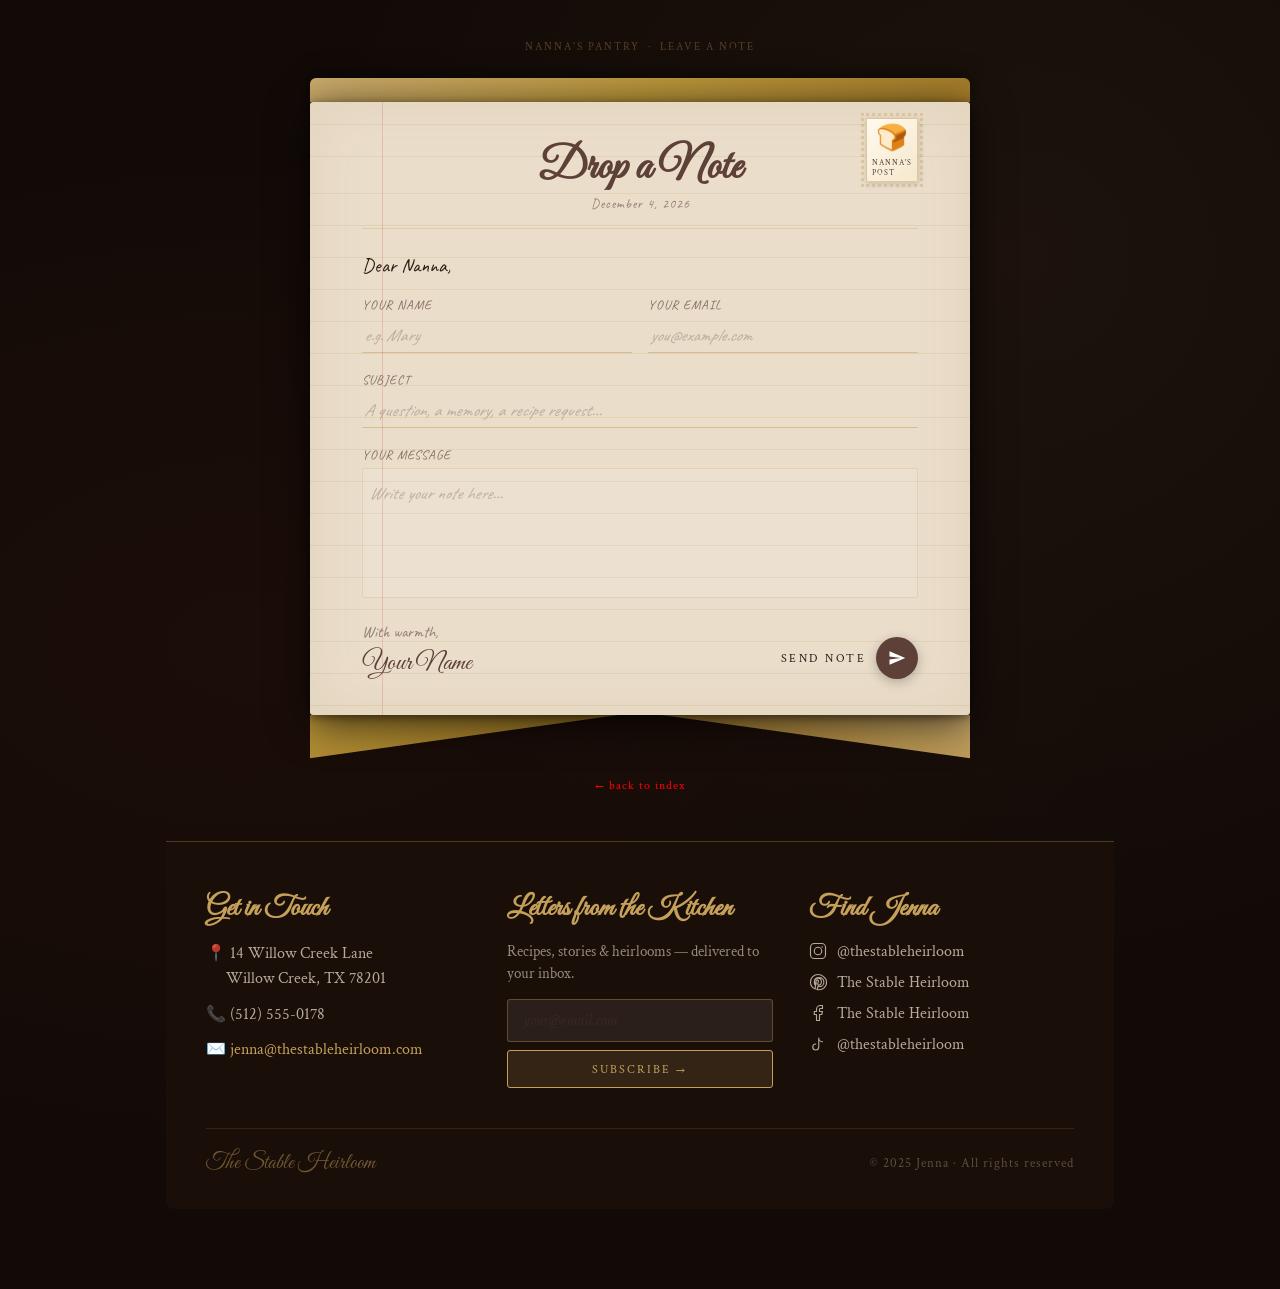
<file: contact.html>
<!DOCTYPE html>
<html lang="en">
<head>
<meta charset="UTF-8">
<meta name="viewport" content="width=device-width, initial-scale=1.0">
<title>Leave a Note | Nanna's Pantry</title>
<link href="https://fonts.googleapis.com/css2?family=Crimson+Text:ital,wght@0,400;0,600;0,700;1,400&family=Great+Vibes&family=Caveat:wght@400;600&display=swap" rel="stylesheet">
<style>
:root{
  --ink:#2b1b12;
  --gold:#c5a059;
  --parchment:#eaddca;
  --brown:#5d4037;
  --dark:#120a07;
  --rust:#8b3a1a;
}
*{box-sizing:border-box;margin:0;padding:0;}

body{
  background:var(--dark);
  background-image:
    radial-gradient(ellipse at 20% 50%, rgba(139,58,26,0.08) 0%, transparent 60%),
    radial-gradient(ellipse at 80% 20%, rgba(197,160,89,0.06) 0%, transparent 50%);
  font-family:'Crimson Text',serif;
  min-height:100vh;
  display:flex;flex-direction:column;
  align-items:center;justify-content:center;
  padding:40px 16px;
  overflow-x:hidden;
}

/* ── ENVELOPE SCENE ── */
.scene{
  width:100%;max-width:660px;
  position:relative;
  display:flex;flex-direction:column;align-items:center;
}

/* ── ENVELOPE BACK ── */
.envelope-back{
  width:100%;
  background:linear-gradient(160deg,#c8a96e 0%,#b8943a 50%,#a07828 100%);
  border-radius:6px 6px 0 0;
  height:24px;
  box-shadow:0 -4px 20px rgba(0,0,0,0.5);
  position:relative;
  z-index:1;
}

/* ── LETTER PAPER ── */
.letter-wrap{
  width:100%;
  position:relative;
  z-index:5;
  transform:translateY(0);
  transition:transform 0.6s cubic-bezier(0.34,1.56,0.64,1);
}

.letter{
  width:100%;
  background:var(--parchment);
  background-image:url('https://www.transparenttextures.com/patterns/parchment.png');
  border-radius:3px;
  box-shadow:
    0 8px 40px rgba(0,0,0,0.7),
    0 2px 8px rgba(0,0,0,0.4),
    inset 0 0 60px rgba(139,105,20,0.08);
  padding:44px 52px 36px;
  position:relative;
  overflow:hidden;
}

/* Ruled lines */
.letter::before{
  content:'';
  position:absolute;
  left:0;right:0;top:0;bottom:0;
  background-image:repeating-linear-gradient(
    transparent,
    transparent 31px,
    rgba(139,105,20,0.1) 31px,
    rgba(139,105,20,0.1) 32px
  );
  background-position:0 60px;
  pointer-events:none;
}

/* Red margin line */
.letter::after{
  content:'';
  position:absolute;
  left:72px;top:0;bottom:0;width:1px;
  background:rgba(180,60,40,0.18);
  pointer-events:none;
}

/* ── LETTER HEADER ── */
.letter-header{
  text-align:center;
  margin-bottom:24px;
  padding-bottom:16px;
  border-bottom:1px solid rgba(197,160,89,0.3);
  position:relative;
}
.letter-header h1{
  font-family:'Great Vibes',cursive;
  color:var(--brown);
  font-size:2.8rem;
  line-height:1;
  margin-bottom:4px;
}
.letter-header .dateline{
  font-family:'Caveat',cursive;
  font-size:0.85rem;
  color:rgba(93,64,55,0.6);
  letter-spacing:1px;
}

/* Wax seal decoration top */
.seal-deco{
  position:absolute;top:-1px;right:0;
  width:54px;height:54px;
  border-radius:50%;
  background:radial-gradient(circle at 35% 35%,#c5a059,#7a4a10);
  box-shadow:0 3px 12px rgba(0,0,0,0.35),inset 0 1px 2px rgba(255,255,255,0.2);
  display:flex;align-items:center;justify-content:center;
  font-family:'Great Vibes',cursive;
  color:#fff;font-size:0.65rem;text-align:center;
  line-height:1.3;padding:6px;
}

/* ── SALUTATION ── */
.salutation{
  font-family:'Caveat',cursive;
  font-size:1.25rem;
  color:var(--ink);
  margin-bottom:18px;
}

/* ── FORM FIELDS ── */
.field-row{
  display:grid;
  grid-template-columns:1fr 1fr;
  gap:16px;
  margin-bottom:18px;
}
.field-group{
  display:flex;flex-direction:column;
  gap:5px;
}
.field-group.full{grid-column:1/-1;}

label{
  font-family:'Caveat',cursive;
  font-size:0.82rem;
  color:rgba(93,64,55,0.7);
  letter-spacing:1px;
  text-transform:uppercase;
}

input[type="text"],
input[type="email"],
textarea{
  background:transparent;
  border:none;
  border-bottom:1.5px solid rgba(197,160,89,0.5);
  border-radius:0;
  padding:6px 2px;
  font-family:'Caveat',cursive;
  font-size:1.1rem;
  color:var(--ink);
  outline:none;
  width:100%;
  resize:none;
  transition:border-color 0.2s;
  caret-color:var(--rust);
}
input[type="text"]:focus,
input[type="email"]:focus,
textarea:focus{
  border-bottom-color:var(--gold);
}
input::placeholder,textarea::placeholder{
  color:rgba(93,64,55,0.3);
  font-style:italic;
}

textarea{
  min-height:130px;
  line-height:32px; /* align to ruled lines */
  padding-top:4px;
  border-bottom:none;
  border:1.5px solid rgba(197,160,89,0.25);
  border-radius:2px;
  padding:8px 6px;
  background:rgba(255,255,255,0.12);
}
textarea:focus{
  border-color:rgba(197,160,89,0.6);
  background:rgba(255,255,255,0.18);
}

/* ── CLOSING ── */
.closing-row{
  display:flex;
  justify-content:space-between;
  align-items:flex-end;
  margin-top:20px;
  gap:16px;
}
.closing-text{
  font-family:'Caveat',cursive;
  font-size:1rem;
  color:rgba(93,64,55,0.6);
  line-height:1.8;
}
.closing-sig{
  font-family:'Great Vibes',cursive;
  font-size:1.6rem;
  color:var(--brown);
  white-space:nowrap;
}

/* ── SEND BUTTON ── */
.btn-send{
  position:relative;
  background:none;
  border:none;
  cursor:pointer;
  padding:0;
  display:flex;align-items:center;gap:10px;
  font-family:'Crimson Text',serif;
  font-size:0.78rem;
  text-transform:uppercase;
  letter-spacing:2.5px;
  color:var(--ink);
  transition:color 0.2s;
}
.btn-send:hover{color:var(--gold);}
.btn-send:hover .send-icon{background:var(--gold);}
.btn-send:disabled{opacity:0.4;cursor:default;}

.send-icon{
  width:42px;height:42px;border-radius:50%;
  background:var(--brown);
  display:flex;align-items:center;justify-content:center;
  transition:background 0.2s,transform 0.2s;
  box-shadow:0 3px 12px rgba(0,0,0,0.25);
  flex-shrink:0;
}
.btn-send:hover .send-icon{transform:rotate(15deg) scale(1.08);}
.send-icon svg{width:18px;height:18px;fill:#fff;}

/* ── ENVELOPE BOTTOM ── */
.envelope-bottom{
  width:100%;
  height:48px;
  position:relative;
  z-index:4;
  overflow:hidden;
}
.envelope-bottom::before{
  content:'';
  position:absolute;
  left:-5%;width:55%;height:100%;
  background:linear-gradient(155deg,#b8943a 0%,#9a7520 100%);
  transform-origin:bottom left;
  transform:skewY(-8deg);
  box-shadow:2px 0 8px rgba(0,0,0,0.2);
}
.envelope-bottom::after{
  content:'';
  position:absolute;
  right:-5%;width:55%;height:100%;
  background:linear-gradient(205deg,#c8a96e 0%,#a07828 100%);
  transform-origin:bottom right;
  transform:skewY(8deg);
}

/* Postage stamp */
.stamp-corner{
  position:absolute;
  top:16px;right:52px;
  width:52px;height:64px;
  background:linear-gradient(135deg,#fff9ef,#f5e8cb);
  border:1.5px solid rgba(197,160,89,0.5);
  box-shadow:1px 2px 6px rgba(0,0,0,0.15);
  display:flex;flex-direction:column;align-items:center;justify-content:center;
  font-size:1.6rem;
  padding:4px;
  /* Perforated edge via box-shadow trick */
  outline:3px dotted rgba(197,160,89,0.35);
  outline-offset:2px;
}
.stamp-corner .stamp-label{
  font-family:'Crimson Text',serif;
  font-size:0.48rem;
  text-transform:uppercase;
  letter-spacing:1px;
  color:var(--brown);
  margin-top:3px;
}

/* ── SUCCESS STATE ── */
.success-overlay{
  position:absolute;inset:0;
  background:var(--parchment);
  background-image:url('https://www.transparenttextures.com/patterns/parchment.png');
  display:flex;flex-direction:column;align-items:center;justify-content:center;
  text-align:center;
  padding:52px;
  opacity:0;pointer-events:none;
  transition:opacity 0.5s ease;
  z-index:20;
  border-radius:3px;
}
.success-overlay.show{opacity:1;pointer-events:all;}
.success-overlay h2{
  font-family:'Great Vibes',cursive;
  font-size:3rem;color:var(--brown);margin-bottom:12px;
}
.success-overlay p{
  font-family:'Caveat',cursive;
  font-size:1.1rem;color:rgba(93,64,55,0.7);
  line-height:1.7;max-width:320px;
}
.success-emoji{font-size:3rem;margin-bottom:16px;animation:float 2.5s ease-in-out infinite;}
@keyframes float{0%,100%{transform:translateY(0);}50%{transform:translateY(-8px);}}

.btn-reset{
  margin-top:24px;
  background:none;border:none;
  border-bottom:1px solid var(--gold);
  font-family:'Crimson Text',serif;
  font-size:0.75rem;text-transform:uppercase;letter-spacing:2px;
  color:var(--ink);cursor:pointer;padding:0 0 3px;
  transition:color 0.2s;
}
.btn-reset:hover{color:var(--gold);}

/* ── PAGE LABEL ── */
.page-label{
  font-family:'Crimson Text',serif;
  font-size:0.68rem;
  text-transform:uppercase;
  letter-spacing:2px;
  color:rgba(197,160,89,0.35);
  margin-bottom:24px;
  text-align:center;
}

/* Back link */
.back-link{
  display:block;margin-top:28px;
  font-family:'Crimson Text',serif;font-size:0.75rem;
  color:rgba(197,160,89,0.4);text-decoration:none;
  letter-spacing:1px;text-align:center;
  transition:color 0.2s;
}
.back-link:hover{color:var(--gold);}

/* ── ANIMATIONS ── */
@keyframes slideDown{from{opacity:0;transform:translateY(-20px);}to{opacity:1;transform:translateY(0);}}
.scene{animation:slideDown 0.7s cubic-bezier(0.34,1.2,0.64,1) both;}

/* ── RESPONSIVE ── */
@media(max-width:560px){
  .letter{padding:32px 24px 28px;}
  .letter::after{left:44px;}
  .field-row{grid-template-columns:1fr;}
  .closing-row{flex-direction:column;align-items:flex-start;}
  .stamp-corner{right:24px;}
}
</style>
</head>
<body>

<div class="page-label">Nanna's Pantry &nbsp;·&nbsp; Leave a Note</div>

<div class="scene">

  <!-- Envelope flap top (decorative) -->
  <div class="envelope-back"></div>

  <!-- The letter itself -->
  <div class="letter-wrap">
    <div class="letter" id="letter">

      <!-- Postage stamp -->
      <div class="stamp-corner">
        🍞
        <span class="stamp-label">Nanna's<br>Post</span>
      </div>

      <!-- Header -->
      <div class="letter-header">
        <h1>Drop a Note</h1>
        <div class="dateline" id="dateline"></div>
      </div>

      <!-- Salutation -->
      <div class="salutation">Dear Nanna,</div>

      <!-- Form -->
      <div class="field-row">
        <div class="field-group">
          <label>Your Name</label>
          <input type="text" id="fname" placeholder="e.g. Mary" autocomplete="name">
        </div>
        <div class="field-group">
          <label>Your Email</label>
          <input type="email" id="femail" placeholder="you@example.com" autocomplete="email">
        </div>
      </div>

      <div class="field-row">
        <div class="field-group full">
          <label>Subject</label>
          <input type="text" id="fsubject" placeholder="A question, a memory, a recipe request…">
        </div>
      </div>

      <div class="field-row">
        <div class="field-group full">
          <label>Your Message</label>
          <textarea id="fmessage" placeholder="Write your note here…"></textarea>
        </div>
      </div>

      <!-- Closing & send -->
      <div class="closing-row">
        <div>
          <div class="closing-text">With warmth,</div>
          <div class="closing-sig" id="sig-preview">Your Name</div>
        </div>

        <button class="btn-send" id="btnSend" onclick="sendNote()">
          <span>Send Note</span>
          <span class="send-icon">
            <svg viewBox="0 0 24 24" xmlns="http://www.w3.org/2000/svg">
              <path d="M2.01 21L23 12 2.01 3 2 10l15 2-15 2z"/>
            </svg>
          </span>
        </button>
      </div>

      <!-- Success overlay (inside letter) -->
      <div class="success-overlay" id="successOverlay">
        <div class="success-emoji">✉️</div>
        <h2>Note Sent!</h2>
        <p>Thank you for writing in. Nanna will read every word over a cup of tea.</p>
        <button class="btn-reset" onclick="resetForm()">← Write another note</button>
      </div>

    </div><!-- /.letter -->
  </div><!-- /.letter-wrap -->

  <!-- Envelope bottom flap -->
  <div class="envelope-bottom"></div>

</div><!-- /.scene -->

<a href="index.html" style="display:block; margin-top:14px; text-align:center; font-family:'Crimson Text',serif; font-size:0.78rem; color:rgb(255, 0, 0); text-decoration:none; letter-spacing:1px;" onmouseover="this.style.color='#c5a059'" onmouseout="this.style.color='rgba(197,160,89,0.5)'">← back to index</a>

<script>
  // Live date
  var months=['January','February','March','April','May','June','July','August','September','October','November','December'];
  var d=new Date();
  document.getElementById('dateline').textContent=months[d.getMonth()]+' '+d.getDate()+', '+d.getFullYear();

  // Live signature preview
  document.getElementById('fname').addEventListener('input',function(){
    var v=this.value.trim();
    document.getElementById('sig-preview').textContent=v||'Your Name';
  });

  function sendNote(){
    var name    = document.getElementById('fname').value.trim();
    var email   = document.getElementById('femail').value.trim();
    var subject = document.getElementById('fsubject').value.trim();
    var message = document.getElementById('fmessage').value.trim();

    // Basic validation
    if(!name){alert('Please enter your name.');document.getElementById('fname').focus();return;}
    if(!email||!/^[^\s@]+@[^\s@]+\.[^\s@]+$/.test(email)){alert('Please enter a valid email address.');document.getElementById('femail').focus();return;}
    if(!message){alert('Please write a message before sending.');document.getElementById('fmessage').focus();return;}

    // Build mailto link — opens user's email client with the note pre-filled
    var mailto='mailto:hello@nannaspantry.com'
      +'?subject='+encodeURIComponent(subject||'A note from '+name)
      +'&body='+encodeURIComponent(
          'Name: '+name+'\n'
         +'Email: '+email+'\n\n'
         +message+'\n\n'
         +'— Sent via Nanna\'s Pantry contact page'
        );

    // Open mail client
    window.location.href=mailto;

    // Show success state after short delay
    setTimeout(function(){
      document.getElementById('successOverlay').classList.add('show');
    },400);
  }

  function resetForm(){
    document.getElementById('fname').value='';
    document.getElementById('femail').value='';
    document.getElementById('fsubject').value='';
    document.getElementById('fmessage').value='';
    document.getElementById('sig-preview').textContent='Your Name';
    document.getElementById('successOverlay').classList.remove('show');
  }

  // Allow Enter in fields to move to next, Ctrl/Cmd+Enter to send
  document.addEventListener('keydown',function(e){
    if((e.ctrlKey||e.metaKey)&&e.key==='Enter') sendNote();
  });
</script>
<!-- ── FOOTER ── -->
<footer style="width:100%;max-width:980px;margin-top:48px;padding:0 16px 40px;">
  <div style="background:#1a0e09;border-top:1px solid rgba(197,160,89,0.3);border-radius:0 0 8px 8px;padding:48px 40px 32px;font-family:'Crimson Text',serif;">

    <!-- Top row: 3 columns -->
    <div style="display:grid;grid-template-columns:repeat(auto-fit,minmax(200px,1fr));gap:36px;margin-bottom:40px;">

      <!-- Contact -->
      <div>
        <h4 style="font-family:'Great Vibes',cursive;color:#c5a059;font-size:1.8rem;margin-bottom:14px;">Get in Touch</h4>
        <div style="display:flex;flex-direction:column;gap:10px;color:rgba(234,221,202,0.75);font-size:1rem;line-height:1.6;">
          <span>📍 14 Willow Creek Lane<br>&nbsp;&nbsp;&nbsp;&nbsp;&nbsp;Willow Creek, TX 78201</span>
          <a href="tel:+15125550178" style="color:rgba(234,221,202,0.75);text-decoration:none;">📞 (512) 555-0178</a>
          <a href="mailto:jenna@thestableheirloom.com" style="color:#c5a059;text-decoration:none;">✉️ jenna@thestableheirloom.com</a>
        </div>
      </div>

      <!-- Newsletter -->
      <div>
        <h4 style="font-family:'Great Vibes',cursive;color:#c5a059;font-size:1.8rem;margin-bottom:14px;">Letters from the Kitchen</h4>
        <p style="color:rgba(234,221,202,0.6);font-size:0.92rem;margin-bottom:14px;line-height:1.5;">Recipes, stories & heirlooms — delivered to your inbox.</p>
        <div style="display:flex;flex-direction:column;gap:8px;">
          <input
            type="email"
            placeholder="your@email.com"
            style="background:rgba(255,255,255,0.07);border:1px solid rgba(197,160,89,0.35);border-radius:3px;padding:10px 14px;color:#eaddca;font-family:'Crimson Text',serif;font-size:1rem;outline:none;"
            onfocus="this.style.borderColor='rgba(197,160,89,0.8)'"
            onblur="this.style.borderColor='rgba(197,160,89,0.35)'"
          >
          <button
            style="background:rgba(197,160,89,0.15);border:1px solid #c5a059;color:#c5a059;font-family:'Crimson Text',serif;font-size:0.78rem;text-transform:uppercase;letter-spacing:2px;padding:10px;border-radius:3px;cursor:pointer;transition:background 0.2s;"
            onmouseover="this.style.background='rgba(197,160,89,0.28)'"
            onmouseout="this.style.background='rgba(197,160,89,0.15)'"
          >Subscribe →</button>
        </div>
      </div>

      <!-- Social -->
      <div>
        <h4 style="font-family:'Great Vibes',cursive;color:#c5a059;font-size:1.8rem;margin-bottom:14px;">Find Jenna</h4>
        <div style="display:flex;flex-direction:column;gap:10px;">
          <a href="https://instagram.com/thestableheirloom" target="_blank"
            style="display:flex;align-items:center;gap:10px;color:rgba(234,221,202,0.75);text-decoration:none;font-size:1rem;transition:color 0.2s;"
            onmouseover="this.style.color='#c5a059'" onmouseout="this.style.color='rgba(234,221,202,0.75)'">
            <svg width="18" height="18" viewBox="0 0 24 24" fill="none" stroke="currentColor" stroke-width="1.5" stroke-linecap="round" stroke-linejoin="round"><rect x="2" y="2" width="20" height="20" rx="5"/><circle cx="12" cy="12" r="5"/><circle cx="17.5" cy="6.5" r="1" fill="currentColor" stroke="none"/></svg>
            @thestableheirloom
          </a>
          <a href="https://pinterest.com/thestableheirloom" target="_blank"
            style="display:flex;align-items:center;gap:10px;color:rgba(234,221,202,0.75);text-decoration:none;font-size:1rem;transition:color 0.2s;"
            onmouseover="this.style.color='#c5a059'" onmouseout="this.style.color='rgba(234,221,202,0.75)'">
            <svg width="18" height="18" viewBox="0 0 24 24" fill="none" stroke="currentColor" stroke-width="1.5" stroke-linecap="round" stroke-linejoin="round"><path d="M12 2C6.48 2 2 6.48 2 12c0 4.24 2.65 7.86 6.39 9.29-.09-.78-.17-1.98.04-2.83.18-.76 1.24-5.26 1.24-5.26s-.32-.63-.32-1.56c0-1.46.85-2.55 1.9-2.55.9 0 1.33.67 1.33 1.48 0 .9-.57 2.26-.87 3.51-.25 1.05.52 1.9 1.54 1.9 1.85 0 3.28-1.95 3.28-4.77 0-2.49-1.79-4.23-4.35-4.23-2.96 0-4.7 2.22-4.7 4.51 0 .89.34 1.85.77 2.37.08.1.09.19.07.29-.08.32-.25 1.05-.29 1.2-.05.19-.16.23-.37.14C7.6 15.22 7 13.66 7 12.19c0-3.16 2.3-6.06 6.63-6.06 3.48 0 6.19 2.48 6.19 5.79 0 3.46-2.18 6.24-5.2 6.24-1.02 0-1.97-.53-2.3-1.15l-.62 2.33c-.23.87-.84 1.96-1.25 2.62.94.29 1.94.45 2.97.45 5.52 0 10-4.48 10-10S17.52 2 12 2z"/></svg>
            The Stable Heirloom
          </a>
          <a href="https://facebook.com/thestableheirloom" target="_blank"
            style="display:flex;align-items:center;gap:10px;color:rgba(234,221,202,0.75);text-decoration:none;font-size:1rem;transition:color 0.2s;"
            onmouseover="this.style.color='#c5a059'" onmouseout="this.style.color='rgba(234,221,202,0.75)'">
            <svg width="18" height="18" viewBox="0 0 24 24" fill="none" stroke="currentColor" stroke-width="1.5" stroke-linecap="round" stroke-linejoin="round"><path d="M18 2h-3a5 5 0 0 0-5 5v3H7v4h3v8h4v-8h3l1-4h-4V7a1 1 0 0 1 1-1h3z"/></svg>
            The Stable Heirloom
          </a>
          <a href="https://tiktok.com/@thestableheirloom" target="_blank"
            style="display:flex;align-items:center;gap:10px;color:rgba(234,221,202,0.75);text-decoration:none;font-size:1rem;transition:color 0.2s;"
            onmouseover="this.style.color='#c5a059'" onmouseout="this.style.color='rgba(234,221,202,0.75)'">
            <svg width="18" height="18" viewBox="0 0 24 24" fill="none" stroke="currentColor" stroke-width="1.5" stroke-linecap="round" stroke-linejoin="round"><path d="M9 12a4 4 0 1 0 4 4V4a5 5 0 0 0 5 5"/></svg>
            @thestableheirloom
          </a>
        </div>
      </div>

    </div>

    <!-- Divider -->
    <div style="border-top:1px solid rgba(197,160,89,0.15);padding-top:20px;display:flex;justify-content:space-between;align-items:center;flex-wrap:wrap;gap:10px;">
      <span style="font-family:'Great Vibes',cursive;color:rgba(197,160,89,0.5);font-size:1.4rem;">The Stable Heirloom</span>
      <span style="color:rgba(234,221,202,0.3);font-size:0.8rem;letter-spacing:1px;">© 2025 Jenna · All rights reserved</span>
    </div>

  </div>
</footer>
</body>
</html>
</file>
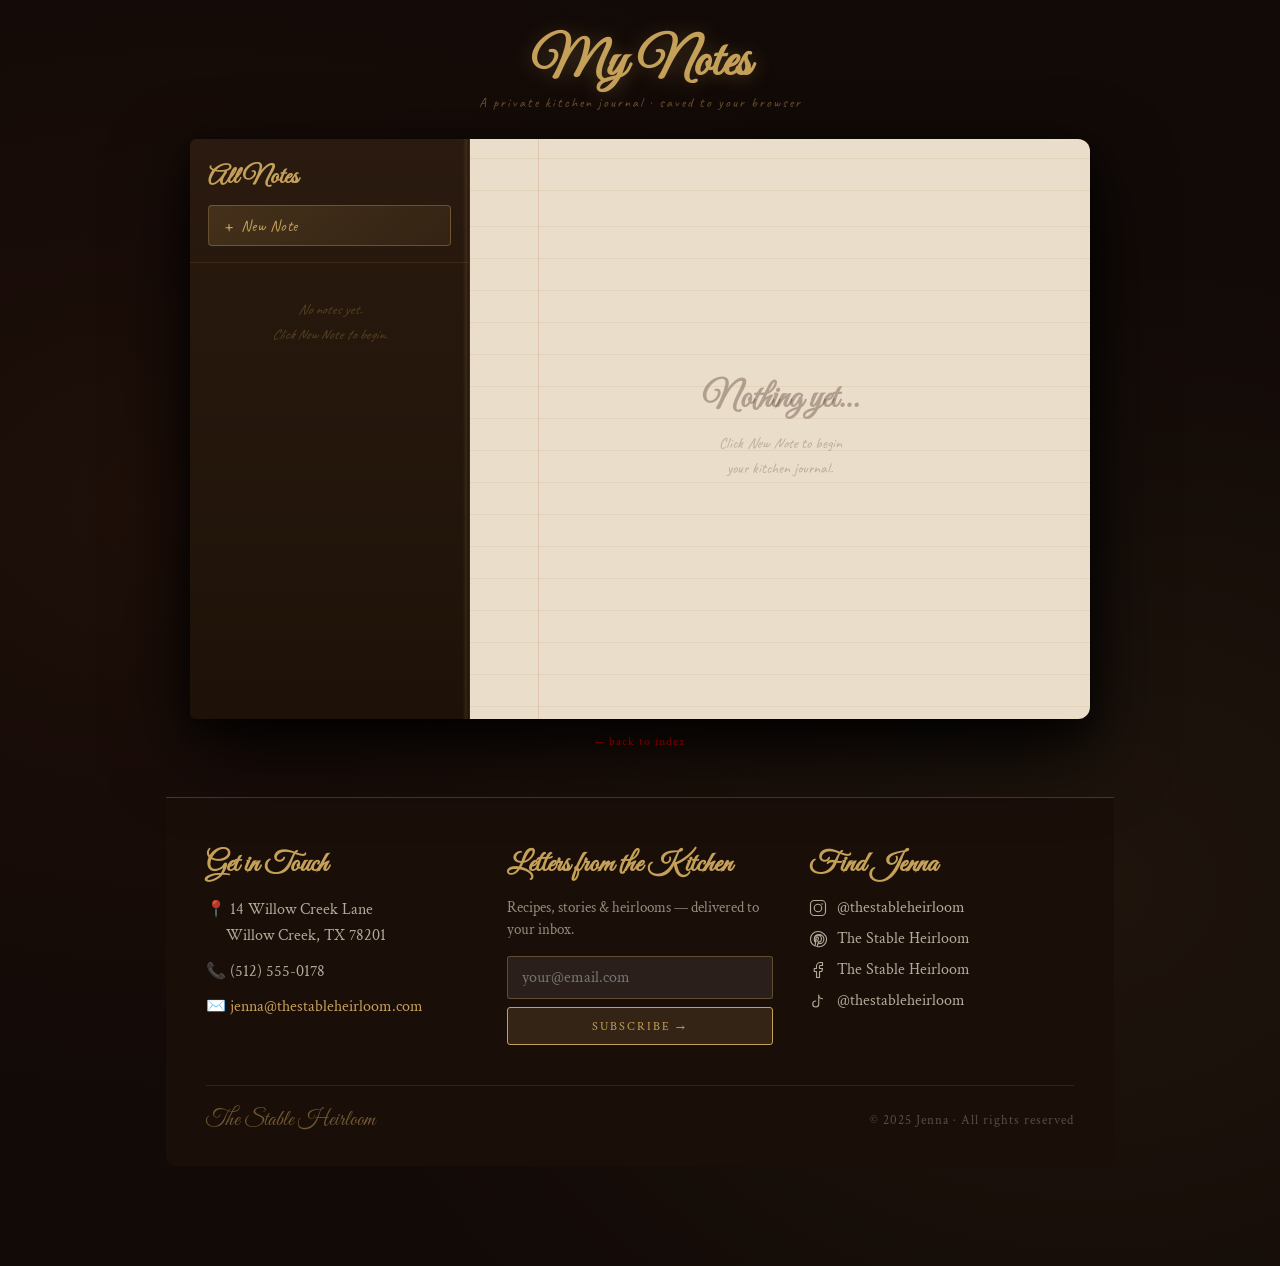
<file: notes.html>
<!DOCTYPE html>
<html lang="en">
<head>
<meta charset="UTF-8">
<meta name="viewport" content="width=device-width, initial-scale=1.0">
<title>My Notes | Nanna's Pantry</title>
<link href="https://fonts.googleapis.com/css2?family=Crimson+Text:ital,wght@0,400;0,600;0,700;1,400&family=Great+Vibes&family=Caveat:wght@400;600;700&display=swap" rel="stylesheet">
<style>
:root{
  --ink:#2b1b12;
  --gold:#c5a059;
  --gold-dim:rgba(197,160,89,0.3);
  --parchment:#eaddca;
  --parchment-dark:#dfd0b0;
  --brown:#5d4037;
  --dark:#120a07;
  --rust:#8b3a1a;
  --cream:#f7f0e2;
}
*{box-sizing:border-box;margin:0;padding:0;}

body{
  background:var(--dark);
  background-image:
    radial-gradient(ellipse at 15% 40%,rgba(139,58,26,0.1) 0%,transparent 55%),
    radial-gradient(ellipse at 85% 70%,rgba(197,160,89,0.07) 0%,transparent 50%);
  font-family:'Crimson Text',serif;
  min-height:100vh;
  display:flex;flex-direction:column;align-items:center;
  padding:36px 16px 60px;
}

/* ── PAGE HEADER ── */
.page-header{
  text-align:center;
  margin-bottom:28px;
  animation:fadeDown 0.6s ease both;
}
.page-header h1{
  font-family:'Great Vibes',cursive;
  color:var(--gold);
  font-size:3.4rem;
  line-height:1;
  text-shadow:0 2px 20px rgba(197,160,89,0.3);
}
.page-header p{
  font-family:'Caveat',cursive;
  color:rgba(197,160,89,0.5);
  font-size:0.85rem;
  letter-spacing:2px;
  margin-top:4px;
}

@keyframes fadeDown{from{opacity:0;transform:translateY(-16px);}to{opacity:1;transform:translateY(0);}}

/* ── MAIN LAYOUT ── */
.notebook{
  width:100%;max-width:900px;
  display:grid;
  grid-template-columns:280px 1fr;
  gap:0;
  border-radius:6px 12px 12px 6px;
  box-shadow:0 30px 80px rgba(0,0,0,0.9),0 8px 30px rgba(0,0,0,0.6);
  overflow:hidden;
  animation:fadeDown 0.7s 0.1s ease both;
  min-height:580px;
}

/* ── LEFT SIDEBAR (index / note list) ── */
.sidebar{
  background:linear-gradient(180deg,#2a1a0f 0%,#1e1208 100%);
  border-right:1px solid rgba(197,160,89,0.15);
  display:flex;flex-direction:column;
  position:relative;
  overflow:hidden;
}

/* Decorative spine lines */
.sidebar::before{
  content:'';
  position:absolute;right:0;top:0;bottom:0;width:6px;
  background:linear-gradient(to right,rgba(197,160,89,0.0),rgba(197,160,89,0.12),rgba(197,160,89,0.0));
}

.sidebar-header{
  padding:22px 18px 16px;
  border-bottom:1px solid rgba(197,160,89,0.12);
  flex-shrink:0;
}
.sidebar-header h2{
  font-family:'Great Vibes',cursive;
  color:var(--gold);
  font-size:1.6rem;
  margin-bottom:12px;
}

/* New note button */
.btn-new{
  width:100%;
  background:linear-gradient(135deg,rgba(197,160,89,0.18),rgba(197,160,89,0.08));
  border:1px solid rgba(197,160,89,0.35);
  border-radius:4px;
  padding:9px 14px;
  font-family:'Caveat',cursive;
  font-size:1rem;
  color:var(--gold);
  cursor:pointer;
  display:flex;align-items:center;gap:8px;
  transition:background 0.2s,border-color 0.2s,transform 0.15s;
  letter-spacing:0.5px;
}
.btn-new:hover{
  background:linear-gradient(135deg,rgba(197,160,89,0.28),rgba(197,160,89,0.14));
  border-color:rgba(197,160,89,0.6);
  transform:translateY(-1px);
}
.btn-new .plus{font-size:1.3rem;line-height:1;}

/* Note list */
.note-list{
  flex:1;overflow-y:auto;
  padding:10px 0;
  scrollbar-width:thin;
  scrollbar-color:rgba(197,160,89,0.2) transparent;
}
.note-list::-webkit-scrollbar{width:4px;}
.note-list::-webkit-scrollbar-track{background:transparent;}
.note-list::-webkit-scrollbar-thumb{background:rgba(197,160,89,0.2);border-radius:2px;}

.note-item{
  padding:11px 18px;
  cursor:pointer;
  border-left:3px solid transparent;
  transition:background 0.15s,border-color 0.15s;
  position:relative;
}
.note-item:hover{background:rgba(197,160,89,0.06);}
.note-item.active{
  background:rgba(197,160,89,0.1);
  border-left-color:var(--gold);
}
.note-item-title{
  font-family:'Caveat',cursive;
  font-size:0.98rem;
  color:rgba(234,221,202,0.85);
  font-weight:600;
  white-space:nowrap;overflow:hidden;text-overflow:ellipsis;
  margin-bottom:2px;
}
.note-item.active .note-item-title{color:var(--parchment);}
.note-item-date{
  font-family:'Crimson Text',serif;
  font-size:0.7rem;
  color:rgba(197,160,89,0.4);
  letter-spacing:0.5px;
}
.note-item-preview{
  font-family:'Caveat',cursive;
  font-size:0.78rem;
  color:rgba(234,221,202,0.35);
  white-space:nowrap;overflow:hidden;text-overflow:ellipsis;
  margin-top:1px;
}
.note-delete{
  position:absolute;right:12px;top:50%;transform:translateY(-50%);
  background:none;border:none;
  color:rgba(197,160,89,0.0);
  font-size:1rem;cursor:pointer;
  transition:color 0.15s;
  padding:4px;
}
.note-item:hover .note-delete{color:rgba(197,160,89,0.35);}
.note-delete:hover{color:rgba(180,60,40,0.8) !important;}

.empty-list{
  padding:24px 18px;
  font-family:'Caveat',cursive;
  font-size:0.9rem;
  color:rgba(197,160,89,0.3);
  font-style:italic;
  text-align:center;
  line-height:1.7;
}

/* ── RIGHT PANEL (editor) ── */
.editor-panel{
  background:var(--parchment);
  background-image:url('https://www.transparenttextures.com/patterns/parchment.png');
  display:flex;flex-direction:column;
  position:relative;
  overflow:hidden;
}

/* Ruled lines */
.editor-panel::before{
  content:'';
  position:absolute;left:0;right:0;top:0;bottom:0;
  background-image:repeating-linear-gradient(
    transparent,transparent 31px,
    rgba(139,105,20,0.09) 31px,rgba(139,105,20,0.09) 32px
  );
  background-position:0 56px;
  pointer-events:none;z-index:0;
}
/* Red margin */
.editor-panel::after{
  content:'';
  position:absolute;left:68px;top:0;bottom:0;width:1px;
  background:rgba(180,60,40,0.15);
  pointer-events:none;z-index:0;
}

.editor-top{
  display:flex;align-items:center;
  padding:16px 22px 12px;
  border-bottom:1px solid rgba(139,105,20,0.15);
  gap:10px;
  position:relative;z-index:2;
  flex-shrink:0;
}

/* Title input */
.note-title-input{
  flex:1;
  background:transparent;
  border:none;outline:none;
  font-family:'Caveat',cursive;
  font-size:1.5rem;
  font-weight:700;
  color:var(--ink);
  caret-color:var(--rust);
}
.note-title-input::placeholder{color:rgba(93,64,55,0.3);}

.editor-meta{
  font-family:'Crimson Text',serif;
  font-size:0.7rem;
  color:rgba(93,64,55,0.45);
  letter-spacing:1px;
  white-space:nowrap;
  flex-shrink:0;
}

/* Toolbar */
.toolbar{
  display:flex;align-items:center;gap:4px;
  padding:8px 22px;
  border-bottom:1px solid rgba(139,105,20,0.1);
  position:relative;z-index:2;
  flex-wrap:wrap;
  flex-shrink:0;
}
.tool-btn{
  background:none;border:none;
  width:30px;height:30px;
  border-radius:3px;
  cursor:pointer;
  display:flex;align-items:center;justify-content:center;
  font-family:'Crimson Text',serif;
  font-size:0.9rem;
  color:rgba(93,64,55,0.55);
  transition:background 0.15s,color 0.15s;
}
.tool-btn:hover{background:rgba(197,160,89,0.2);color:var(--ink);}
.tool-btn.active{background:rgba(197,160,89,0.25);color:var(--brown);}
.tool-sep{width:1px;height:20px;background:rgba(139,105,20,0.2);margin:0 4px;}
.tool-label{
  font-family:'Caveat',cursive;
  font-size:0.75rem;
  color:rgba(93,64,55,0.4);
  margin-left:auto;
  letter-spacing:1px;
}

/* Main textarea */
.note-body{
  flex:1;
  background:transparent;
  border:none;outline:none;
  resize:none;
  padding:16px 24px 24px 24px;
  font-family:'Caveat',cursive;
  font-size:1.08rem;
  line-height:32px;
  color:var(--ink);
  caret-color:var(--rust);
  position:relative;z-index:2;
  min-height:300px;
}
.note-body::placeholder{color:rgba(93,64,55,0.28);font-style:italic;}

/* Bottom status bar */
.editor-footer{
  display:flex;align-items:center;justify-content:space-between;
  padding:10px 22px;
  border-top:1px solid rgba(139,105,20,0.1);
  position:relative;z-index:2;
  flex-shrink:0;
}
.word-count{
  font-family:'Caveat',cursive;
  font-size:0.78rem;
  color:rgba(93,64,55,0.4);
}
.save-indicator{
  font-family:'Caveat',cursive;
  font-size:0.78rem;
  color:rgba(197,160,89,0.5);
  display:flex;align-items:center;gap:5px;
  transition:opacity 0.4s;
}
.save-dot{
  width:6px;height:6px;border-radius:50%;
  background:rgba(197,160,89,0.5);
  transition:background 0.3s;
}
.save-indicator.saved .save-dot{background:#7a9e6e;}
.save-indicator.saved{color:#7a9e6e;}

/* ── EMPTY EDITOR STATE ── */
.empty-editor{
  flex:1;
  display:flex;flex-direction:column;align-items:center;justify-content:center;
  padding:40px;
  text-align:center;
  position:relative;z-index:2;
}
.empty-editor h3{
  font-family:'Great Vibes',cursive;
  color:rgba(93,64,55,0.4);
  font-size:2.2rem;
  margin-bottom:10px;
}
.empty-editor p{
  font-family:'Caveat',cursive;
  font-size:0.95rem;
  color:rgba(93,64,55,0.3);
  line-height:1.7;
}

/* ── BACK LINK ── */
.back-link{
  display:block;margin-top:24px;
  font-family:'Crimson Text',serif;font-size:0.72rem;
  color:rgba(197,160,89,0.3);text-decoration:none;
  letter-spacing:1px;text-align:center;
  transition:color 0.2s;
}
.back-link:hover{color:var(--gold);}

/* ── RESPONSIVE ── */
@media(max-width:640px){
  .notebook{grid-template-columns:1fr;grid-template-rows:auto 1fr;}
  .sidebar{max-height:220px;}
  .editor-panel::after{left:44px;}
  .note-body{padding:12px 16px;}
  .editor-top{padding:12px 16px;}
}
</style>
</head>
<body>

<div class="page-header">
  <h1>My Notes</h1>
  <p>A private kitchen journal · saved to your browser</p>
</div>

<div class="notebook" id="notebook">

  <!-- ── SIDEBAR ── -->
  <div class="sidebar">
    <div class="sidebar-header">
      <h2>All Notes</h2>
      <button class="btn-new" onclick="newNote()">
        <span class="plus">+</span> New Note
      </button>
    </div>
    <div class="note-list" id="noteList"></div>
  </div>

  <!-- ── EDITOR PANEL ── -->
  <div class="editor-panel" id="editorPanel">

    <!-- Empty state shown when no note selected -->
    <div class="empty-editor" id="emptyEditor">
      <h3>Nothing yet…</h3>
      <p>Click <em>New Note</em> to begin<br>your kitchen journal.</p>
    </div>

    <!-- Editor (hidden until note selected) -->
    <div id="editorInner" style="display:none;flex-direction:column;flex:1;overflow:hidden;">
      <div class="editor-top">
        <input class="note-title-input" id="noteTitle" type="text" placeholder="Note title…" oninput="onTitleInput()">
        <div class="editor-meta" id="editorMeta"></div>
      </div>

      <div class="toolbar">
        <button class="tool-btn" title="Bold (Ctrl+B)" onclick="wrapSel('**','**')"><strong>B</strong></button>
        <button class="tool-btn" title="Italic (Ctrl+I)" onclick="wrapSel('_','_')"><em>I</em></button>
        <button class="tool-btn" title="Underline" onclick="wrapSel('<u>','</u>')"><u>U</u></button>
        <div class="tool-sep"></div>
        <button class="tool-btn" title="Bullet list" onclick="insertBullet()">☰</button>
        <button class="tool-btn" title="Checkbox" onclick="insertCheck()">☑</button>
        <button class="tool-btn" title="Divider" onclick="insertDivider()">─</button>
        <div class="tool-sep"></div>
        <button class="tool-btn" title="Insert today's date" onclick="insertDate()">📅</button>
        <button class="tool-btn" title="Insert recipe tag" onclick="insertTag()">🍴</button>
        <span class="tool-label">Ctrl+S to save</span>
      </div>

      <textarea
        class="note-body"
        id="noteBody"
        placeholder="Start writing… Recipes, memories, grocery lists, secrets from the kitchen."
        oninput="onBodyInput()"
      ></textarea>

      <div class="editor-footer">
        <span class="word-count" id="wordCount">0 words</span>
        <span class="save-indicator" id="saveIndicator">
          <span class="save-dot"></span>
          <span id="saveLabel">unsaved</span>
        </span>
      </div>
    </div>

  </div>
</div>

<a href="index.html" style="display:block; margin-top:14px; text-align:center; font-family:'Crimson Text',serif; font-size:0.78rem; color:rgb(255, 0, 0); text-decoration:none; letter-spacing:1px;" onmouseover="this.style.color='#c5a059'" onmouseout="this.style.color='rgba(197,160,89,0.5)'">← back to index</a>

<script>

(function(){

  /* ── Storage helpers ── */
  var STORAGE_KEY = 'nannas_notes_v1';

  function loadNotes(){
    try{ return JSON.parse(localStorage.getItem(STORAGE_KEY))||[]; }
    catch(e){ return []; }
  }
  function saveNotes(){
    try{ localStorage.setItem(STORAGE_KEY, JSON.stringify(notes)); }
    catch(e){}
  }

  /* ── State ── */
  var notes = loadNotes();   // [{id, title, body, created, updated}]
  var activeId = null;
  var saveTimer = null;

  /* ── Date helpers ── */
  var MONTHS=['Jan','Feb','Mar','Apr','May','Jun','Jul','Aug','Sep','Oct','Nov','Dec'];
  function fmtDate(ts){
    var d=new Date(ts);
    return MONTHS[d.getMonth()]+' '+d.getDate()+', '+d.getFullYear();
  }
  function fmtDateTime(ts){
    var d=new Date(ts);
    var h=d.getHours(),m=d.getMinutes(),ampm=h>=12?'pm':'am';
    h=h%12||12; m=m<10?'0'+m:m;
    return MONTHS[d.getMonth()]+' '+d.getDate()+' · '+h+':'+m+' '+ampm;
  }

  /* ── Render sidebar ── */
  function renderList(){
    var el=document.getElementById('noteList');
    if(notes.length===0){
      el.innerHTML='<div class="empty-list">No notes yet.<br>Click <em>New Note</em> to begin.</div>';
      return;
    }
    // Sort newest updated first
    var sorted=notes.slice().sort(function(a,b){return b.updated-a.updated;});
    el.innerHTML=sorted.map(function(n){
      var preview=(n.body||'').replace(/\n/g,' ').substring(0,50);
      return '<div class="note-item'+(n.id===activeId?' active':'')+'" data-id="'+n.id+'" onclick="selectNote(\''+n.id+'\')">'
        +'<div class="note-item-title">'+(n.title||'Untitled')+'</div>'
        +'<div class="note-item-date">'+fmtDate(n.updated)+'</div>'
        +(preview?'<div class="note-item-preview">'+escHtml(preview)+'</div>':'')
        +'<button class="note-delete" title="Delete" onclick="deleteNote(event,\''+n.id+'\')">✕</button>'
      +'</div>';
    }).join('');
  }

  function escHtml(s){
    return s.replace(/&/g,'&amp;').replace(/</g,'&lt;').replace(/>/g,'&gt;');
  }

  /* ── Show / hide editor ── */
  function showEditor(show){
    document.getElementById('emptyEditor').style.display=show?'none':'flex';
    var inner=document.getElementById('editorInner');
    inner.style.display=show?'flex':'none';
  }

  /* ── Select a note ── */
  window.selectNote=function(id){
    activeId=id;
    var note=notes.find(function(n){return n.id===id;});
    if(!note) return;
    document.getElementById('noteTitle').value=note.title||'';
    document.getElementById('noteBody').value=note.body||'';
    document.getElementById('editorMeta').textContent=fmtDateTime(note.updated);
    updateWordCount();
    setSaveState('saved');
    showEditor(true);
    renderList();
  };

  /* ── New note ── */
  window.newNote=function(){
    var id='note_'+Date.now()+'_'+Math.random().toString(36).substr(2,5);
    var now=Date.now();
    var note={id:id,title:'',body:'',created:now,updated:now};
    notes.unshift(note);
    saveNotes();
    renderList();
    selectNote(id);
    setTimeout(function(){document.getElementById('noteTitle').focus();},50);
  };

  /* ── Delete note ── */
  window.deleteNote=function(e,id){
    e.stopPropagation();
    if(!confirm('Delete this note? This cannot be undone.')) return;
    notes=notes.filter(function(n){return n.id!==id;});
    saveNotes();
    if(activeId===id){
      activeId=null;
      showEditor(false);
    }
    renderList();
  };

  /* ── Auto-save on input ── */
  function scheduleSave(){
    clearTimeout(saveTimer);
    setSaveState('unsaved');
    saveTimer=setTimeout(commitSave, 800);
  }

  function commitSave(){
    if(!activeId) return;
    var note=notes.find(function(n){return n.id===activeId;});
    if(!note) return;
    note.title=document.getElementById('noteTitle').value.trim();
    note.body=document.getElementById('noteBody').value;
    note.updated=Date.now();
    saveNotes();
    document.getElementById('editorMeta').textContent=fmtDateTime(note.updated);
    setSaveState('saved');
    renderList();
  }

  function setSaveState(state){
    var ind=document.getElementById('saveIndicator');
    var lbl=document.getElementById('saveLabel');
    if(state==='saved'){
      ind.className='save-indicator saved';
      lbl.textContent='saved';
    } else {
      ind.className='save-indicator';
      lbl.textContent='unsaved';
    }
  }

  function updateWordCount(){
    var body=document.getElementById('noteBody').value;
    var words=body.trim()===''?0:body.trim().split(/\s+/).length;
    document.getElementById('wordCount').textContent=words+' word'+(words===1?'':'s');
  }

  window.onTitleInput=function(){ scheduleSave(); };
  window.onBodyInput=function(){ updateWordCount(); scheduleSave(); };

  /* ── Toolbar helpers ── */
  window.wrapSel=function(before,after){
    var ta=document.getElementById('noteBody');
    var s=ta.selectionStart, e=ta.selectionEnd;
    var val=ta.value;
    var sel=val.substring(s,e)||'text';
    var newVal=val.substring(0,s)+before+sel+after+val.substring(e);
    ta.value=newVal;
    ta.setSelectionRange(s+before.length, s+before.length+sel.length);
    ta.focus();
    onBodyInput();
  };

  window.insertBullet=function(){
    var ta=document.getElementById('noteBody');
    var s=ta.selectionStart;
    var val=ta.value;
    // Find start of line
    var lineStart=val.lastIndexOf('\n',s-1)+1;
    var insert='• ';
    ta.value=val.substring(0,lineStart)+insert+val.substring(lineStart);
    ta.setSelectionRange(lineStart+insert.length, lineStart+insert.length);
    ta.focus(); onBodyInput();
  };

  window.insertCheck=function(){
    var ta=document.getElementById('noteBody');
    var s=ta.selectionStart, val=ta.value;
    var insert='☐ ';
    ta.value=val.substring(0,s)+insert+val.substring(s);
    ta.setSelectionRange(s+insert.length,s+insert.length);
    ta.focus(); onBodyInput();
  };

  window.insertDivider=function(){
    var ta=document.getElementById('noteBody');
    var s=ta.selectionStart, val=ta.value;
    var insert='\n────────────────────\n';
    ta.value=val.substring(0,s)+insert+val.substring(s);
    ta.setSelectionRange(s+insert.length,s+insert.length);
    ta.focus(); onBodyInput();
  };

  window.insertDate=function(){
    var ta=document.getElementById('noteBody');
    var s=ta.selectionStart, val=ta.value;
    var d=new Date();
    var insert=MONTHS[d.getMonth()]+' '+d.getDate()+', '+d.getFullYear()+' ';
    ta.value=val.substring(0,s)+insert+val.substring(s);
    ta.setSelectionRange(s+insert.length,s+insert.length);
    ta.focus(); onBodyInput();
  };

  window.insertTag=function(){
    var ta=document.getElementById('noteBody');
    var s=ta.selectionStart, val=ta.value;
    var insert='🍴 Recipe: ';
    ta.value=val.substring(0,s)+insert+val.substring(s);
    ta.setSelectionRange(s+insert.length,s+insert.length);
    ta.focus(); onBodyInput();
  };

  /* ── Keyboard shortcuts ── */
  document.addEventListener('keydown',function(e){
    if((e.ctrlKey||e.metaKey)&&e.key==='s'){
      e.preventDefault();
      commitSave();
    }
    if((e.ctrlKey||e.metaKey)&&e.key==='n'){
      e.preventDefault();
      newNote();
    }
  });

  /* ── Init ── */
  renderList();
  showEditor(false);

  // If notes exist, open the most recent one
  if(notes.length>0){
    var sorted=notes.slice().sort(function(a,b){return b.updated-a.updated;});
    selectNote(sorted[0].id);
  }

})();
</script>
<!-- ── FOOTER ── -->
<footer style="width:100%;max-width:980px;margin-top:48px;padding:0 16px 40px;">
  <div style="background:#1a0e09;border-top:1px solid rgba(197,160,89,0.3);border-radius:0 0 8px 8px;padding:48px 40px 32px;font-family:'Crimson Text',serif;">

    <!-- Top row: 3 columns -->
    <div style="display:grid;grid-template-columns:repeat(auto-fit,minmax(200px,1fr));gap:36px;margin-bottom:40px;">

      <!-- Contact -->
      <div>
        <h4 style="font-family:'Great Vibes',cursive;color:#c5a059;font-size:1.8rem;margin-bottom:14px;">Get in Touch</h4>
        <div style="display:flex;flex-direction:column;gap:10px;color:rgba(234,221,202,0.75);font-size:1rem;line-height:1.6;">
          <span>📍 14 Willow Creek Lane<br>&nbsp;&nbsp;&nbsp;&nbsp;&nbsp;Willow Creek, TX 78201</span>
          <a href="tel:+15125550178" style="color:rgba(234,221,202,0.75);text-decoration:none;">📞 (512) 555-0178</a>
          <a href="mailto:jenna@thestableheirloom.com" style="color:#c5a059;text-decoration:none;">✉️ jenna@thestableheirloom.com</a>
        </div>
      </div>

      <!-- Newsletter -->
      <div>
        <h4 style="font-family:'Great Vibes',cursive;color:#c5a059;font-size:1.8rem;margin-bottom:14px;">Letters from the Kitchen</h4>
        <p style="color:rgba(234,221,202,0.6);font-size:0.92rem;margin-bottom:14px;line-height:1.5;">Recipes, stories & heirlooms — delivered to your inbox.</p>
        <div style="display:flex;flex-direction:column;gap:8px;">
          <input
            type="email"
            placeholder="your@email.com"
            style="background:rgba(255,255,255,0.07);border:1px solid rgba(197,160,89,0.35);border-radius:3px;padding:10px 14px;color:#eaddca;font-family:'Crimson Text',serif;font-size:1rem;outline:none;"
            onfocus="this.style.borderColor='rgba(197,160,89,0.8)'"
            onblur="this.style.borderColor='rgba(197,160,89,0.35)'"
          >
          <button
            style="background:rgba(197,160,89,0.15);border:1px solid #c5a059;color:#c5a059;font-family:'Crimson Text',serif;font-size:0.78rem;text-transform:uppercase;letter-spacing:2px;padding:10px;border-radius:3px;cursor:pointer;transition:background 0.2s;"
            onmouseover="this.style.background='rgba(197,160,89,0.28)'"
            onmouseout="this.style.background='rgba(197,160,89,0.15)'"
          >Subscribe →</button>
        </div>
      </div>

      <!-- Social -->
      <div>
        <h4 style="font-family:'Great Vibes',cursive;color:#c5a059;font-size:1.8rem;margin-bottom:14px;">Find Jenna</h4>
        <div style="display:flex;flex-direction:column;gap:10px;">
          <a href="https://instagram.com/thestableheirloom" target="_blank"
            style="display:flex;align-items:center;gap:10px;color:rgba(234,221,202,0.75);text-decoration:none;font-size:1rem;transition:color 0.2s;"
            onmouseover="this.style.color='#c5a059'" onmouseout="this.style.color='rgba(234,221,202,0.75)'">
            <svg width="18" height="18" viewBox="0 0 24 24" fill="none" stroke="currentColor" stroke-width="1.5" stroke-linecap="round" stroke-linejoin="round"><rect x="2" y="2" width="20" height="20" rx="5"/><circle cx="12" cy="12" r="5"/><circle cx="17.5" cy="6.5" r="1" fill="currentColor" stroke="none"/></svg>
            @thestableheirloom
          </a>
          <a href="https://pinterest.com/thestableheirloom" target="_blank"
            style="display:flex;align-items:center;gap:10px;color:rgba(234,221,202,0.75);text-decoration:none;font-size:1rem;transition:color 0.2s;"
            onmouseover="this.style.color='#c5a059'" onmouseout="this.style.color='rgba(234,221,202,0.75)'">
            <svg width="18" height="18" viewBox="0 0 24 24" fill="none" stroke="currentColor" stroke-width="1.5" stroke-linecap="round" stroke-linejoin="round"><path d="M12 2C6.48 2 2 6.48 2 12c0 4.24 2.65 7.86 6.39 9.29-.09-.78-.17-1.98.04-2.83.18-.76 1.24-5.26 1.24-5.26s-.32-.63-.32-1.56c0-1.46.85-2.55 1.9-2.55.9 0 1.33.67 1.33 1.48 0 .9-.57 2.26-.87 3.51-.25 1.05.52 1.9 1.54 1.9 1.85 0 3.28-1.95 3.28-4.77 0-2.49-1.79-4.23-4.35-4.23-2.96 0-4.7 2.22-4.7 4.51 0 .89.34 1.85.77 2.37.08.1.09.19.07.29-.08.32-.25 1.05-.29 1.2-.05.19-.16.23-.37.14C7.6 15.22 7 13.66 7 12.19c0-3.16 2.3-6.06 6.63-6.06 3.48 0 6.19 2.48 6.19 5.79 0 3.46-2.18 6.24-5.2 6.24-1.02 0-1.97-.53-2.3-1.15l-.62 2.33c-.23.87-.84 1.96-1.25 2.62.94.29 1.94.45 2.97.45 5.52 0 10-4.48 10-10S17.52 2 12 2z"/></svg>
            The Stable Heirloom
          </a>
          <a href="https://facebook.com/thestableheirloom" target="_blank"
            style="display:flex;align-items:center;gap:10px;color:rgba(234,221,202,0.75);text-decoration:none;font-size:1rem;transition:color 0.2s;"
            onmouseover="this.style.color='#c5a059'" onmouseout="this.style.color='rgba(234,221,202,0.75)'">
            <svg width="18" height="18" viewBox="0 0 24 24" fill="none" stroke="currentColor" stroke-width="1.5" stroke-linecap="round" stroke-linejoin="round"><path d="M18 2h-3a5 5 0 0 0-5 5v3H7v4h3v8h4v-8h3l1-4h-4V7a1 1 0 0 1 1-1h3z"/></svg>
            The Stable Heirloom
          </a>
          <a href="https://tiktok.com/@thestableheirloom" target="_blank"
            style="display:flex;align-items:center;gap:10px;color:rgba(234,221,202,0.75);text-decoration:none;font-size:1rem;transition:color 0.2s;"
            onmouseover="this.style.color='#c5a059'" onmouseout="this.style.color='rgba(234,221,202,0.75)'">
            <svg width="18" height="18" viewBox="0 0 24 24" fill="none" stroke="currentColor" stroke-width="1.5" stroke-linecap="round" stroke-linejoin="round"><path d="M9 12a4 4 0 1 0 4 4V4a5 5 0 0 0 5 5"/></svg>
            @thestableheirloom
          </a>
        </div>
      </div>

    </div>

    <!-- Divider -->
    <div style="border-top:1px solid rgba(197,160,89,0.15);padding-top:20px;display:flex;justify-content:space-between;align-items:center;flex-wrap:wrap;gap:10px;">
      <span style="font-family:'Great Vibes',cursive;color:rgba(197,160,89,0.5);font-size:1.4rem;">The Stable Heirloom</span>
      <span style="color:rgba(234,221,202,0.3);font-size:0.8rem;letter-spacing:1px;">© 2025 Jenna · All rights reserved</span>
    </div>

  </div>
</footer>
</body>
</html>
</file>
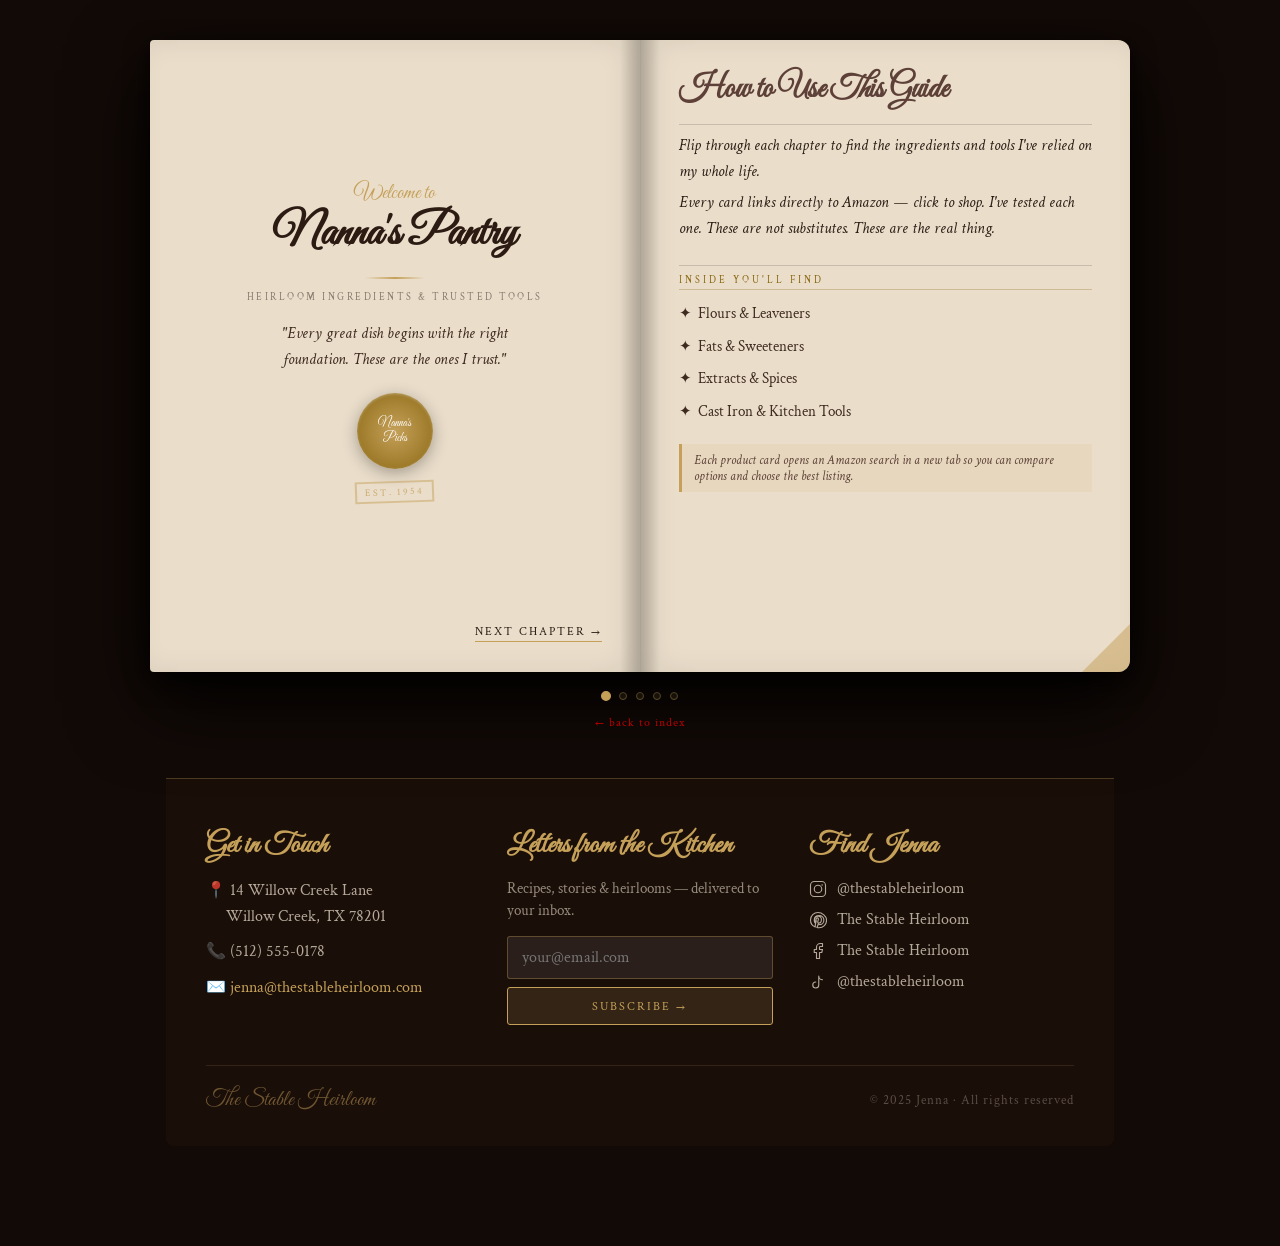
<file: product.html>
<!DOCTYPE html>
<html lang="en">
<head>
<meta charset="UTF-8">
<meta name="viewport" content="width=device-width, initial-scale=1.0">
<title>Nanna's Pantry | The Stable Heirloom Shop</title>
<link href="https://fonts.googleapis.com/css2?family=Crimson+Text:ital,wght@0,400;0,600;0,700;1,400&family=Great+Vibes&display=swap" rel="stylesheet">
<style>
*{box-sizing:border-box;margin:0;padding:0;}
body{
  background:#120a07;
  font-family:'Crimson Text',serif;
  color:#2b1e16;
  min-height:100vh;
  display:flex;flex-direction:column;align-items:center;justify-content:center;
  padding:40px 16px 60px;
}
.book-wrap{width:100%;max-width:980px;position:relative;}
.book{
  width:100%;aspect-ratio:1.55/1;min-height:540px;
  display:flex;position:relative;
  border-radius:4px 12px 12px 4px;
  box-shadow:0 30px 80px rgba(0,0,0,0.95),0 8px 24px rgba(0,0,0,0.7);
  overflow:hidden;
}
.page{
  flex:1;
  background:#eaddca;
  background-image:url('https://www.transparenttextures.com/patterns/parchment.png');
  padding:30px 38px;
  display:flex;flex-direction:column;justify-content:flex-start;
  overflow:hidden;position:relative;
}
.page-left{border-right:1px solid rgba(0,0,0,0.1);box-shadow:inset -12px 0 28px rgba(0,0,0,0.08);}
.page-right{box-shadow:inset 12px 0 28px rgba(0,0,0,0.08);}
.spine{
  position:absolute;left:50%;top:0;bottom:0;width:40px;transform:translateX(-50%);
  background:linear-gradient(to right,rgba(0,0,0,0) 0%,rgba(0,0,0,0.18) 45%,rgba(0,0,0,0.18) 55%,rgba(0,0,0,0) 100%);
  z-index:10;pointer-events:none;
}
.page-turner{position:absolute;top:0;width:50%;height:100%;z-index:20;pointer-events:none;display:none;}
.page-turner.right-turn{left:50%;transform-origin:left center;background:#eaddca;background-image:url('https://www.transparenttextures.com/patterns/parchment.png');}
.page-turner.left-turn{left:0%;transform-origin:right center;background:#eaddca;background-image:url('https://www.transparenttextures.com/patterns/parchment.png');}
.page-turner::after{content:'';position:absolute;inset:0;background:linear-gradient(to left,rgba(0,0,0,0) 30%,rgba(0,0,0,0.28) 80%,rgba(0,0,0,0.42) 100%);pointer-events:none;}
.page-turner.left-turn::after{background:linear-gradient(to right,rgba(0,0,0,0) 30%,rgba(0,0,0,0.28) 80%,rgba(0,0,0,0.42) 100%);}
.page-shadow{position:absolute;top:0;height:100%;width:40%;z-index:19;pointer-events:none;opacity:0;display:none;}
.page-shadow.shadow-right{left:50%;background:linear-gradient(to right,rgba(0,0,0,0.22) 0%,rgba(0,0,0,0) 100%);}
.page-shadow.shadow-left{right:50%;background:linear-gradient(to left,rgba(0,0,0,0.22) 0%,rgba(0,0,0,0) 100%);}

/* Typography */
h1,h2,h3{font-family:'Great Vibes',cursive;color:#5d4037;margin-bottom:8px;}
h1.title-main{color:#2b1b12;font-size:2.8rem;line-height:1.1;}
p{font-size:1rem;line-height:1.6;margin-bottom:6px;color:#2b1e16;}
.subtitle{font-size:0.65rem;text-transform:uppercase;letter-spacing:2.5px;opacity:0.5;margin-bottom:6px;}
hr{border:none;border-top:1px solid rgba(0,0,0,0.15);margin:8px 0;}
.handwritten{font-style:italic;font-size:1rem;line-height:1.6;color:#3d2b1f;}
.section-label{font-size:0.6rem;text-transform:uppercase;letter-spacing:3px;color:#8b6914;border-bottom:1px solid rgba(139,105,20,0.3);padding-bottom:3px;margin-bottom:8px;}

/* Product Cards */
.product-card{
  display:flex;gap:10px;align-items:center;
  background:rgba(255,255,255,0.28);
  border:1px solid rgba(197,160,89,0.35);
  border-radius:4px;padding:9px 10px;
  margin-bottom:8px;
  text-decoration:none;color:inherit;
  transition:background 0.2s,box-shadow 0.2s,transform 0.15s;
  position:relative;cursor:pointer;
}
.product-card:hover{
  background:rgba(255,255,255,0.52);
  box-shadow:0 3px 14px rgba(0,0,0,0.14);
  transform:translateY(-1px);
}
.prod-icon{
  width:56px;height:56px;flex-shrink:0;
  background:linear-gradient(135deg,#fff9ef,#f0ddb8);
  border:2px solid rgba(197,160,89,0.4);
  border-radius:4px;
  display:flex;align-items:center;justify-content:center;
  font-size:1.9rem;line-height:1;
  box-shadow:inset 0 1px 3px rgba(0,0,0,0.06);
}
.product-info{flex:1;min-width:0;}
.product-name{font-family:'Crimson Text',serif;font-weight:700;font-size:0.9rem;color:#2b1b12;line-height:1.25;margin-bottom:2px;}
.product-desc{font-family:'Crimson Text',serif;font-style:italic;font-size:0.77rem;color:#5d4037;line-height:1.3;margin:0;}
.amz-badge{
  font-size:0.58rem;text-transform:uppercase;letter-spacing:1px;
  color:#c5a059;border:1px solid rgba(197,160,89,0.5);border-radius:2px;
  padding:2px 5px;white-space:nowrap;flex-shrink:0;
  background:rgba(255,255,255,0.35);
}

/* Cover */
.cover-label{font-family:'Great Vibes',cursive;font-size:1.3rem;color:#c5a059;margin-bottom:4px;}
.cover-divider{width:60px;height:2px;background:linear-gradient(to right,transparent,#c5a059,transparent);margin:10px 0;}
.seal{
  width:76px;height:76px;border-radius:50%;
  background:radial-gradient(circle,#c5a059 0%,#8b6914 100%);
  display:flex;align-items:center;justify-content:center;
  font-family:'Great Vibes',cursive;font-size:0.78rem;color:#fff;
  text-align:center;line-height:1.2;
  box-shadow:0 4px 16px rgba(0,0,0,0.3),inset 0 1px 3px rgba(255,255,255,0.3);
  margin:14px auto 0;padding:10px;
}
.stamp{
  display:inline-block;border:2px solid rgba(197,160,89,0.6);
  padding:3px 8px;font-size:0.62rem;text-transform:uppercase;
  letter-spacing:2px;color:#c5a059;opacity:0.8;transform:rotate(-2deg);margin-top:12px;
}
.tip-box{
  margin-top:10px;padding:8px 12px;
  background:rgba(197,160,89,0.1);border-left:3px solid #c5a059;
  font-size:0.8rem;font-style:italic;color:#5d4037;
}

/* Nav */
.nav-row{display:flex;justify-content:space-between;align-items:center;margin-top:auto;padding-top:12px;}
.btn-flip{
  background:none;border:none;border-bottom:1px solid #c5a059;
  color:#2b1b12;font-family:'Crimson Text',serif;font-size:0.74rem;
  text-transform:uppercase;letter-spacing:2px;cursor:pointer;padding:0 0 2px;transition:color 0.2s;
}
.btn-flip:hover{color:#c5a059;}

/* Dots */
.dots{display:flex;gap:9px;justify-content:center;margin-top:20px;}
.dot{width:8px;height:8px;border-radius:50%;background:rgba(197,160,89,0.2);border:1px solid #c5a059;cursor:pointer;transition:background 0.25s,transform 0.2s;}
.dot.on{background:#c5a059;transform:scale(1.25);}

/* Corners */
.corner{position:absolute;bottom:0;right:0;width:0;height:0;border-style:solid;border-width:0 0 48px 48px;border-color:transparent transparent rgba(197,160,89,0.5) transparent;cursor:pointer;z-index:30;transition:border-width 0.2s;}
.corner:hover{border-width:0 0 62px 62px;border-color:transparent transparent rgba(197,160,89,0.8) transparent;}
.corner-left{position:absolute;bottom:0;left:0;width:0;height:0;border-style:solid;border-width:48px 48px 0 0;border-color:transparent rgba(197,160,89,0.5) transparent transparent;cursor:pointer;z-index:30;transition:border-width 0.2s;}
.corner-left:hover{border-width:62px 62px 0 0;border-color:transparent rgba(197,160,89,0.8) transparent transparent;}

@media(max-width:600px){
  .book{flex-direction:column;aspect-ratio:auto;border-radius:6px;}
  .page{padding:22px 16px;}
  .spine,.corner,.corner-left{display:none;}
}
</style>
</head>
<body>

<div class="book-wrap">
  <div class="book" id="book">
    <div class="page page-left"  id="pageL"></div>
    <div class="page page-right" id="pageR"></div>
    <div class="page-turner" id="turner"></div>
    <div class="page-shadow"  id="pShadow"></div>
    <div class="spine"></div>
    <div class="corner"      id="cornerR"></div>
    <div class="corner-left" id="cornerL"></div>
  </div>
  <div class="dots" id="dots"></div>
</div>
<a href="index.html" style="display:block; margin-top:14px; text-align:center; font-family:'Crimson Text',serif; font-size:0.78rem; color:rgb(255, 0, 0); text-decoration:none; letter-spacing:1px;" onmouseover="this.style.color='#c5a059'" onmouseout="this.style.color='rgba(197,160,89,0.5)'">← back to index</a>
<script>
(function(){

  // Build Amazon search URL — always resolves, never a broken product page
  function amz(q){ return 'https://www.amazon.com/s?k='+encodeURIComponent(q)+'&tag=nannaspantry-20'; }

  // Build a product card HTML string
  function card(icon, name, desc, searchQuery){
    return '<a class="product-card" href="'+amz(searchQuery)+'" target="_blank" rel="noopener">'
      +'<div class="prod-icon">'+icon+'</div>'
      +'<div class="product-info">'
        +'<div class="product-name">'+name+'</div>'
        +'<p class="product-desc">'+desc+'</p>'
      +'</div>'
      +'<span class="amz-badge">★ Amazon</span>'
    +'</a>';
  }

  var TOTAL=5, cur=0, busy=false, DUR=480;

  var spreads = [

    /* ── 0: COVER ──────────────────────────────────────────────── */
    {
      left:`
        <div style="height:100%;display:flex;flex-direction:column;justify-content:center;align-items:center;text-align:center;">
          <div class="cover-label">Welcome to</div>
          <h1 class="title-main">Nanna's Pantry</h1>
          <div class="cover-divider"></div>
          <p class="subtitle">Heirloom Ingredients &amp; Trusted Tools</p>
          <p class="handwritten" style="max-width:230px;margin-top:10px;">
            "Every great dish begins with the right foundation. These are the ones I trust."
          </p>
          <div class="seal">Nanna's<br>Picks</div>
          <div class="stamp">Est. 1954</div>
        </div>`,
      right:`
        <h2 style="font-size:2rem;margin-bottom:6px;">How to Use This Guide</h2>
        <hr>
        <div class="handwritten" style="margin-bottom:10px;">
          <p>Flip through each chapter to find the ingredients and tools I've relied on my whole life.</p>
          <p>Every card links directly to Amazon — click to shop. I've tested each one. These are not substitutes. These are the real thing.</p>
        </div>
        <hr>
        <div class="section-label">Inside you'll find</div>
        <p style="font-size:0.92rem;line-height:2.2;color:#3d2b1f;">
          ✦&nbsp; Flours &amp; Leaveners<br>
          ✦&nbsp; Fats &amp; Sweeteners<br>
          ✦&nbsp; Extracts &amp; Spices<br>
          ✦&nbsp; Cast Iron &amp; Kitchen Tools
        </p>
        <div class="tip-box">Each product card opens an Amazon search in a new tab so you can compare options and choose the best listing.</div>`
    },

    /* ── 1: FLOURS & LEAVENERS ─────────────────────────────────── */
    {
      left:`
        <div class="section-label">Chapter One</div>
        <h2 style="font-size:2rem;margin-bottom:8px;">Flours &amp; Leaveners</h2>
        <div class="handwritten" style="margin-bottom:10px;">
          <p>"The foundation of every loaf, cake, and biscuit that ever came out of my oven starts right here."</p>
        </div>
        `+card('🌾','King Arthur All-Purpose Flour (5 lb)','Unbleached, unenriched — the gold standard for consistent baking results.','King Arthur All Purpose Flour 5 lb')
         +card('🍞','King Arthur Bread Flour (5 lb)','Higher protein for chewier loaves and a proud rise. The secret to a proper sandwich bread.','King Arthur Bread Flour 5 lb')
         +card('🧁','Clabber Girl Double-Act Baking Powder','The reliable lift behind every tall biscuit and fluffy layer cake.','Clabber Girl Baking Powder'),
      right:`
        <div class="section-label">Also in this Chapter</div>
        `+card('🌰','Bob\'s Red Mill Super-Fine Almond Flour (3 lb)','Blanched and finely milled — ideal for macarons, tarts, and gluten-free shortbreads.','Bobs Red Mill Almond Flour 3 lb')
         +card('🍃','Fleischmann\'s Active Dry Yeast (3-pack)','The yeast Nanna has kept in her cold pantry since 1962. Reliable as the sunrise.','Fleischmanns Active Dry Yeast')
         +card('🧂','Morton Coarse Kosher Salt (3 lb)','The only salt in Nanna\'s kitchen. Bigger flakes mean more control — every time.','Morton Coarse Kosher Salt 3 lb')
    },

    /* ── 2: FATS & SWEETENERS ──────────────────────────────────── */
    {
      left:`
        <div class="section-label">Chapter Two</div>
        <h2 style="font-size:2rem;margin-bottom:8px;">Fats &amp; Sweeteners</h2>
        <div class="handwritten" style="margin-bottom:10px;">
          <p>"Butter makes everything better. Lard makes everything honest. Sugar is how we show love."</p>
        </div>
        `+card('🧈','Plugrá European-Style Unsalted Butter','Higher butterfat means flakier crusts and a more tender crumb. Worth every cent.','Plugra European Style Unsalted Butter')
         +card('🍬','C&H Pure Cane Granulated Sugar (10 lb)','Finely milled, clean sweetness — no off-notes. Nanna\'s only choice for seven decades.','C&H Pure Cane Granulated Sugar')
         +card('🍂','Domino Light Brown Sugar (4 lb)','Deep molasses undertone essential for chewy cookies and rich spice cakes.','Domino Light Brown Sugar 4 lb'),
      right:`
        <div class="section-label">Liquid Gold</div>
        `+card('🫙','Crisco All-Vegetable Shortening (48 oz)','The pie crust secret — keeps gluten tender while butter keeps it flavorful.','Crisco All Vegetable Shortening')
         +card('🍯','Raw Wildflower Honey (16 oz)','For drizzling, glazing, and the occasional spoonful straight from the jar.','raw wildflower honey 16 oz')
         +card('🫙','Grandma\'s Original Robust Molasses','Dark, deep, irreplaceable. Gingerbread is not gingerbread without it.','Grandmas Molasses Robust Original')
    },

    /* ── 3: EXTRACTS & SPICES ──────────────────────────────────── */
    {
      left:`
        <div class="section-label">Chapter Three</div>
        <h2 style="font-size:2rem;margin-bottom:8px;">Extracts &amp; Spices</h2>
        <div class="handwritten" style="margin-bottom:10px;">
          <p>"A good vanilla can save a mediocre recipe. A great vanilla makes a simple one unforgettable."</p>
        </div>
        `+card('🫙','Nielsen-Massey Pure Vanilla Extract (4 oz)','Cold-extraction preserves 300+ flavor compounds. No imitation — ever.','Nielsen Massey Pure Vanilla Extract 4 oz')
         +card('🍂','McCormick Ground Cinnamon (18 oz)','Warm, sweet, and consistent. The scent of every one of Nanna\'s kitchen mornings.','McCormick Ground Cinnamon large')
         +card('🌰','Whole Nutmeg for Grating','Grate fresh over custards and spice cakes. Pre-ground is a shadow of the real thing.','whole nutmeg for grating'),
      right:`
        <div class="section-label">The Spice Drawer</div>
        `+card('🌿','Ground Cardamom (organic)','Floral, citrusy warmth — Nanna\'s secret in apple cake and Swedish coffee bread.','organic ground cardamom')
         +card('🍫','Valrhona Pure Cocoa Powder (8.8 oz)','French dutched cocoa. Deep burgundy color, intense chocolate flavor.','Valrhona Pure Cocoa Powder')
         +card('🫚','Simply Organic Ground Allspice','Three spices in one — clove, cinnamon, nutmeg. The backbone of every fruit cake.','Simply Organic Ground Allspice')
    },

    /* ── 4: CAST IRON & TOOLS ──────────────────────────────────── */
    {
      left:`
        <div class="section-label">Chapter Four</div>
        <h2 style="font-size:2rem;margin-bottom:8px;">Cast Iron &amp; Tools</h2>
        <div class="handwritten" style="margin-bottom:10px;">
          <p>"The right tool becomes part of the story. My skillet is older than your mother."</p>
        </div>
        `+card('🍳','Lodge 10.25″ Pre-Seasoned Cast Iron Skillet','American-made and indestructible. Nanna has used hers since the day she married.','Lodge 10.25 inch cast iron skillet pre seasoned')
         +card('🫕','Lodge 5 Qt. Cast Iron Dutch Oven','For no-knead bread, stews, and Sunday pot roast. One pot to rule them all.','Lodge 5 quart cast iron dutch oven')
         +card('🍞','Nordic Ware Natural Aluminum Loaf Pan','Heavy-gauge for even baking — Nanna\'s banana bread slides right out every time.','Nordic Ware Natural Aluminum Loaf Pan'),
      right:`
        <div class="section-label">More Trusted Tools</div>
        `+card('🎂','KitchenAid Artisan 5 Qt. Stand Mixer','The workhorse of every serious baker\'s kitchen. Nanna received hers as a wedding gift.','KitchenAid Artisan 5 quart stand mixer')
         +card('🥐','French Tapered Beechwood Rolling Pin','Elegant taper gives you feel and control. Belongs in your hands like nothing else.','French tapered beechwood rolling pin')
         +card('⚖️','OXO Good Grips 11 lb Digital Kitchen Scale','Baking by weight is baking with precision. The one upgrade that changes everything.','OXO Good Grips kitchen scale 11 lb')
    }

  ];
  

  /* ── Dots ── */
  var dotsEl=document.getElementById('dots');
  for(var i=0;i<TOTAL;i++){
    (function(idx){
      var d=document.createElement('div');
      d.className='dot'+(idx===0?' on':'');
      d.addEventListener('click',function(){ if(idx>cur)next();else if(idx<cur)prev(); });
      dotsEl.appendChild(d);
    })(i);
  }
  function updateDots(){
    dotsEl.querySelectorAll('.dot').forEach(function(d,i){d.classList.toggle('on',i===cur);});
  }

  var pageL=document.getElementById('pageL');
  var pageR=document.getElementById('pageR');
  var turner=document.getElementById('turner');
  var pShadow=document.getElementById('pShadow');
  var cornerR=document.getElementById('cornerR');
  var cornerL=document.getElementById('cornerL');

  function navHTML(idx){
    var h='<div class="nav-row">';
    h+=idx>0?'<button class="btn-flip btn-prev">← Previous</button>':'<span></span>';
    h+=idx<TOTAL-1?'<button class="btn-flip btn-next">Next Chapter →</button>':'<span></span>';
    return h+'</div>';
  }
  function attachNav(){
    var n=document.querySelector('.btn-next'),p=document.querySelector('.btn-prev');
    if(n)n.addEventListener('click',next);
    if(p)p.addEventListener('click',prev);
  }
  function render(idx){
    pageL.innerHTML=spreads[idx].left+navHTML(idx);
    pageR.innerHTML=spreads[idx].right;
    attachNav();
    cornerL.style.visibility=idx===0?'hidden':'visible';
    cornerR.style.visibility=idx===TOTAL-1?'hidden':'visible';
    updateDots();
  }
  function flipSetup(dir){
    // dir: 'next' or 'prev'
    if(dir==='next'){
      pageR.innerHTML=spreads[cur+1].right;
      turner.className='page-turner right-turn';
      turner.style.cssText='display:block;left:50%;width:50%;transform-origin:left center;transform:scaleX(1);transition:none;';
      pShadow.className='page-shadow shadow-right';
      pShadow.style.cssText='display:block;opacity:0;transition:none;';
      void turner.offsetWidth;
      turner.style.transition='transform '+DUR+'ms cubic-bezier(0.4,0,0.6,1)';
      turner.style.transform='scaleX(0)';
      pShadow.style.transition='opacity '+(DUR*0.6)+'ms ease-out '+(DUR*0.2)+'ms';
      pShadow.style.opacity='0.6';
    } else {
      pageL.innerHTML=spreads[cur-1].left;
      turner.className='page-turner left-turn';
      turner.style.cssText='display:block;left:0%;width:50%;transform-origin:right center;transform:scaleX(0);transition:none;';
      pShadow.className='page-shadow shadow-left';
      pShadow.style.cssText='display:block;opacity:0.5;transition:none;';
      void turner.offsetWidth;
      turner.style.transition='transform '+DUR+'ms cubic-bezier(0.4,0,0.6,1)';
      turner.style.transform='scaleX(1)';
      pShadow.style.transition='opacity '+(DUR*0.5)+'ms ease-in';
      pShadow.style.opacity='0';
    }
  }
  function flipFinish(){
    turner.style.display='none'; pShadow.style.display='none';
    pageL.innerHTML=spreads[cur].left+navHTML(cur);
    pageR.innerHTML=spreads[cur].right;
    attachNav();
    cornerL.style.visibility=cur===0?'hidden':'visible';
    cornerR.style.visibility=cur===TOTAL-1?'hidden':'visible';
    updateDots(); busy=false;
  }
  function next(){
    if(busy||cur>=TOTAL-1)return; busy=true;
    flipSetup('next');
    setTimeout(function(){ cur++; flipFinish(); }, DUR+40);
  }
  function prev(){
    if(busy||cur<=0)return; busy=true;
    flipSetup('prev');
    setTimeout(function(){ cur--; flipFinish(); }, DUR+40);
  }

  cornerR.addEventListener('click',next);
  cornerL.addEventListener('click',prev);
  document.addEventListener('keydown',function(e){
    if(e.key==='ArrowRight'||e.key==='ArrowDown')next();
    if(e.key==='ArrowLeft'||e.key==='ArrowUp')prev();
  });
  var tx=0;
  document.addEventListener('touchstart',function(e){tx=e.touches[0].clientX;},{passive:true});
  document.addEventListener('touchend',function(e){
    var dx=e.changedTouches[0].clientX-tx;
    if(Math.abs(dx)>50){dx<0?next():prev();}
  },{passive:true});

  render(0);
})();
</script>
<!-- ── FOOTER ── -->
<footer style="width:100%;max-width:980px;margin-top:48px;padding:0 16px 40px;">
  <div style="background:#1a0e09;border-top:1px solid rgba(197,160,89,0.3);border-radius:0 0 8px 8px;padding:48px 40px 32px;font-family:'Crimson Text',serif;">

    <!-- Top row: 3 columns -->
    <div style="display:grid;grid-template-columns:repeat(auto-fit,minmax(200px,1fr));gap:36px;margin-bottom:40px;">

      <!-- Contact -->
      <div>
        <h4 style="font-family:'Great Vibes',cursive;color:#c5a059;font-size:1.8rem;margin-bottom:14px;">Get in Touch</h4>
        <div style="display:flex;flex-direction:column;gap:10px;color:rgba(234,221,202,0.75);font-size:1rem;line-height:1.6;">
          <span>📍 14 Willow Creek Lane<br>&nbsp;&nbsp;&nbsp;&nbsp;&nbsp;Willow Creek, TX 78201</span>
          <a href="tel:+15125550178" style="color:rgba(234,221,202,0.75);text-decoration:none;">📞 (512) 555-0178</a>
          <a href="mailto:jenna@thestableheirloom.com" style="color:#c5a059;text-decoration:none;">✉️ jenna@thestableheirloom.com</a>
        </div>
      </div>

      <!-- Newsletter -->
      <div>
        <h4 style="font-family:'Great Vibes',cursive;color:#c5a059;font-size:1.8rem;margin-bottom:14px;">Letters from the Kitchen</h4>
        <p style="color:rgba(234,221,202,0.6);font-size:0.92rem;margin-bottom:14px;line-height:1.5;">Recipes, stories & heirlooms — delivered to your inbox.</p>
        <div style="display:flex;flex-direction:column;gap:8px;">
          <input
            type="email"
            placeholder="your@email.com"
            style="background:rgba(255,255,255,0.07);border:1px solid rgba(197,160,89,0.35);border-radius:3px;padding:10px 14px;color:#eaddca;font-family:'Crimson Text',serif;font-size:1rem;outline:none;"
            onfocus="this.style.borderColor='rgba(197,160,89,0.8)'"
            onblur="this.style.borderColor='rgba(197,160,89,0.35)'"
          >
          <button
            style="background:rgba(197,160,89,0.15);border:1px solid #c5a059;color:#c5a059;font-family:'Crimson Text',serif;font-size:0.78rem;text-transform:uppercase;letter-spacing:2px;padding:10px;border-radius:3px;cursor:pointer;transition:background 0.2s;"
            onmouseover="this.style.background='rgba(197,160,89,0.28)'"
            onmouseout="this.style.background='rgba(197,160,89,0.15)'"
          >Subscribe →</button>
        </div>
      </div>

      <!-- Social -->
      <div>
        <h4 style="font-family:'Great Vibes',cursive;color:#c5a059;font-size:1.8rem;margin-bottom:14px;">Find Jenna</h4>
        <div style="display:flex;flex-direction:column;gap:10px;">
          <a href="https://instagram.com/thestableheirloom" target="_blank"
            style="display:flex;align-items:center;gap:10px;color:rgba(234,221,202,0.75);text-decoration:none;font-size:1rem;transition:color 0.2s;"
            onmouseover="this.style.color='#c5a059'" onmouseout="this.style.color='rgba(234,221,202,0.75)'">
            <svg width="18" height="18" viewBox="0 0 24 24" fill="none" stroke="currentColor" stroke-width="1.5" stroke-linecap="round" stroke-linejoin="round"><rect x="2" y="2" width="20" height="20" rx="5"/><circle cx="12" cy="12" r="5"/><circle cx="17.5" cy="6.5" r="1" fill="currentColor" stroke="none"/></svg>
            @thestableheirloom
          </a>
          <a href="https://pinterest.com/thestableheirloom" target="_blank"
            style="display:flex;align-items:center;gap:10px;color:rgba(234,221,202,0.75);text-decoration:none;font-size:1rem;transition:color 0.2s;"
            onmouseover="this.style.color='#c5a059'" onmouseout="this.style.color='rgba(234,221,202,0.75)'">
            <svg width="18" height="18" viewBox="0 0 24 24" fill="none" stroke="currentColor" stroke-width="1.5" stroke-linecap="round" stroke-linejoin="round"><path d="M12 2C6.48 2 2 6.48 2 12c0 4.24 2.65 7.86 6.39 9.29-.09-.78-.17-1.98.04-2.83.18-.76 1.24-5.26 1.24-5.26s-.32-.63-.32-1.56c0-1.46.85-2.55 1.9-2.55.9 0 1.33.67 1.33 1.48 0 .9-.57 2.26-.87 3.51-.25 1.05.52 1.9 1.54 1.9 1.85 0 3.28-1.95 3.28-4.77 0-2.49-1.79-4.23-4.35-4.23-2.96 0-4.7 2.22-4.7 4.51 0 .89.34 1.85.77 2.37.08.1.09.19.07.29-.08.32-.25 1.05-.29 1.2-.05.19-.16.23-.37.14C7.6 15.22 7 13.66 7 12.19c0-3.16 2.3-6.06 6.63-6.06 3.48 0 6.19 2.48 6.19 5.79 0 3.46-2.18 6.24-5.2 6.24-1.02 0-1.97-.53-2.3-1.15l-.62 2.33c-.23.87-.84 1.96-1.25 2.62.94.29 1.94.45 2.97.45 5.52 0 10-4.48 10-10S17.52 2 12 2z"/></svg>
            The Stable Heirloom
          </a>
          <a href="https://facebook.com/thestableheirloom" target="_blank"
            style="display:flex;align-items:center;gap:10px;color:rgba(234,221,202,0.75);text-decoration:none;font-size:1rem;transition:color 0.2s;"
            onmouseover="this.style.color='#c5a059'" onmouseout="this.style.color='rgba(234,221,202,0.75)'">
            <svg width="18" height="18" viewBox="0 0 24 24" fill="none" stroke="currentColor" stroke-width="1.5" stroke-linecap="round" stroke-linejoin="round"><path d="M18 2h-3a5 5 0 0 0-5 5v3H7v4h3v8h4v-8h3l1-4h-4V7a1 1 0 0 1 1-1h3z"/></svg>
            The Stable Heirloom
          </a>
          <a href="https://tiktok.com/@thestableheirloom" target="_blank"
            style="display:flex;align-items:center;gap:10px;color:rgba(234,221,202,0.75);text-decoration:none;font-size:1rem;transition:color 0.2s;"
            onmouseover="this.style.color='#c5a059'" onmouseout="this.style.color='rgba(234,221,202,0.75)'">
            <svg width="18" height="18" viewBox="0 0 24 24" fill="none" stroke="currentColor" stroke-width="1.5" stroke-linecap="round" stroke-linejoin="round"><path d="M9 12a4 4 0 1 0 4 4V4a5 5 0 0 0 5 5"/></svg>
            @thestableheirloom
          </a>
        </div>
      </div>

    </div>

    <!-- Divider -->
    <div style="border-top:1px solid rgba(197,160,89,0.15);padding-top:20px;display:flex;justify-content:space-between;align-items:center;flex-wrap:wrap;gap:10px;">
      <span style="font-family:'Great Vibes',cursive;color:rgba(197,160,89,0.5);font-size:1.4rem;">The Stable Heirloom</span>
      <span style="color:rgba(234,221,202,0.3);font-size:0.8rem;letter-spacing:1px;">© 2025 Jenna · All rights reserved</span>
    </div>

  </div>
</footer>
</body>
</html>
</file>
